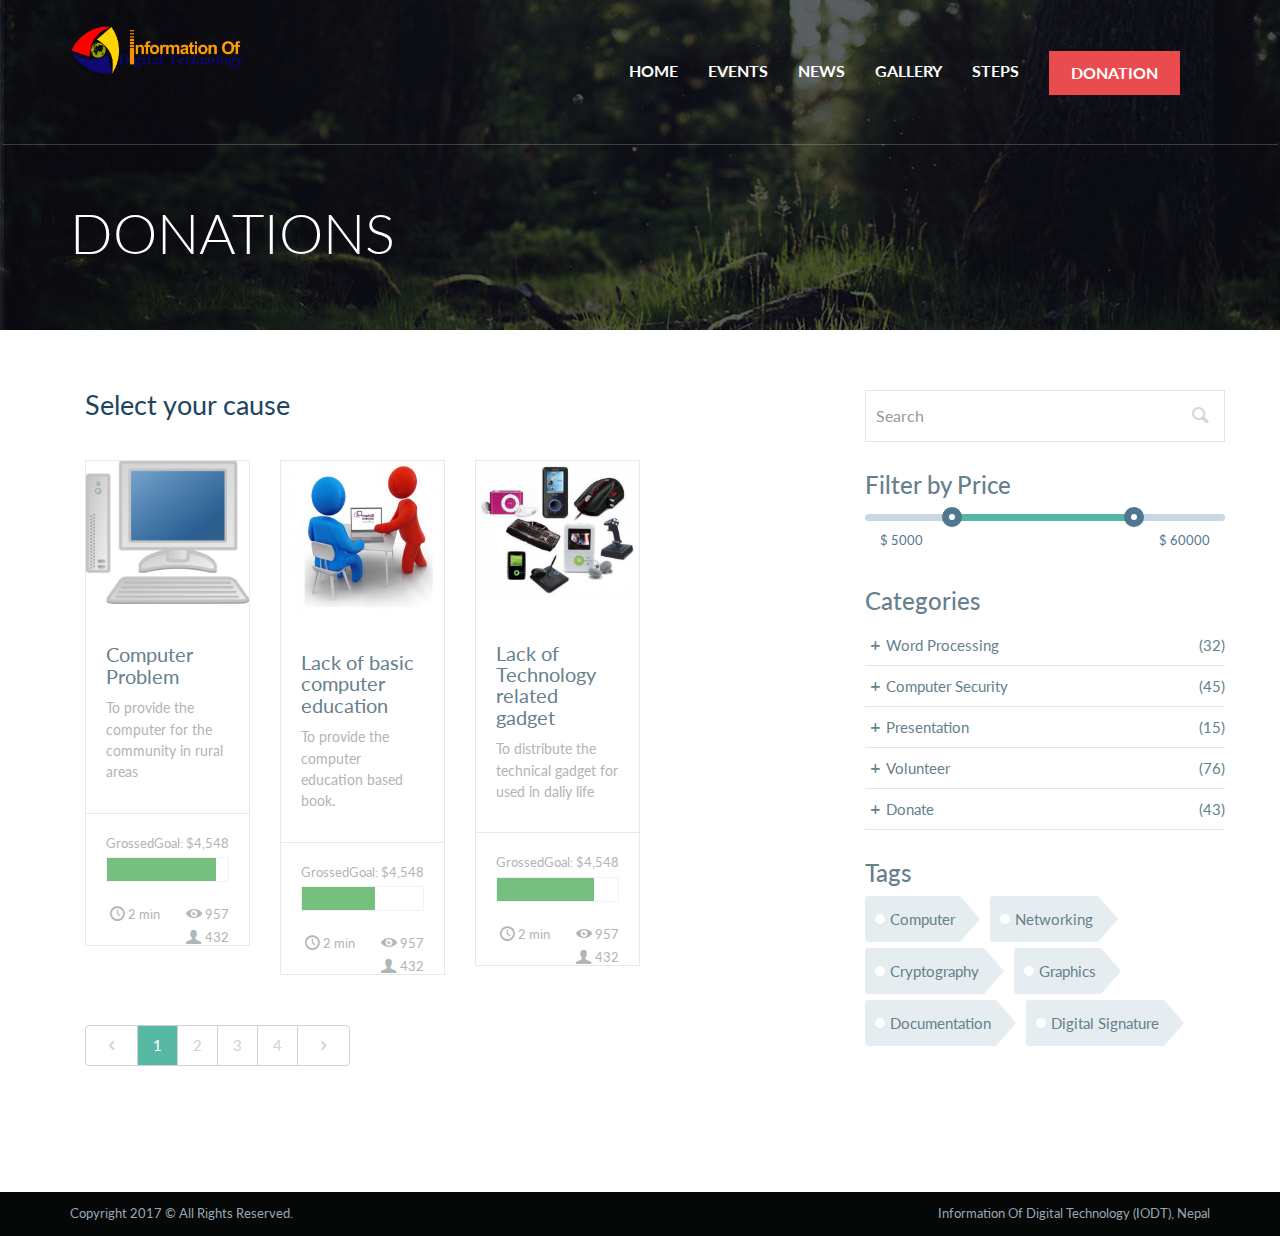
<file: donations.html>
<!DOCTYPE html>
<html lang="en">
<head>
	<!-- Define Charset -->
	<meta charset="utf-8"/>
	<meta http-equiv="X-UA-Compatible" content="IE=edge">
	<meta name="viewport" content="width=device-width, initial-scale=1">

	<!-- Page Title -->
	<title>Donation Gallery - IODT Nepal, Information Technology for all</title>

	<!-- CSS -->
	<link rel="stylesheet" href="css/vendors/bootstrap.min.css">

	<!-- Font icons -->
	<link rel="stylesheet" href="css/vendors/fontello.css" >
	<!--[if IE 7]>
	<link rel="stylesheet" href="css/fontello-ie7.css" ><![endif]-->

	<!-- Owl Carousel -->
	<link rel="stylesheet" href="js/vendors/owl-carousel/owl.carousel.css">
	<link rel="stylesheet" href="js/vendors/owl-carousel/owl.theme.css">

	<!-- Fancybox -->
	<link rel="stylesheet" href="js/vendors/fancybox/jquery.fancybox.css" />

	<!-- Slider Revolution -->
	<link rel="stylesheet" href="js/vendors/revolution/css/settings.css">

	<!-- Custom CSS -->
	<link rel="stylesheet" href="css/styles.css" />

	<!-- Custom Media-Queties -->
	<link rel="stylesheet" href="css/media-queries.css" />

	<!-- HTML5 shim, for IE6-8 support of HTML5 elements -->
	<!--[if lt IE 9]>
		<script src="http://html5shim.googlecode.com/svn/trunk/html5.js"></script>
	<![endif]-->

	<!-- Media queries -->
	<!--[if lt IE 9]>
		<script src="http://css3-mediaqueries-js.googlecode.com/svn/trunk/css3-mediaqueries.js"></script>
	<![endif]-->
</head>
<body>

	<!-- begin Header -->
	<header id="home">
		<!-- begin Navbar -->
		<nav class="navbar">
		<div class="container">
			<!-- Brand and toggle get grouped for better mobile display -->
			<div class="navbar-header">
				<button type="button" class="navbar-toggle" data-toggle="collapse" data-target=".navbar-collapse">
					<span class="sr-only">Toggle navigation</span>
					<span class="icon-bar"></span>
					<span class="icon-bar"></span>
					<span class="icon-bar"></span>
				</button>
				<a class="navbar-brand" href="/"><img src="img/logo.png" alt="//"></a>
			</div>

			<!-- Collect the nav links, forms, and other content for toggling -->
			<div class="collapse navbar-collapse">
				<ul class="nav navbar-nav menu-effect">
					<li><a href="/">Home</a></li>
					<li><a href="#">Events</a></li>
					<li><a href="#">News</a></li>
					<li><a href="donations.html">Gallery</a></li>
					<li><a href="donations_steps.html">Steps</a></li>
					<li><a class="btn btn-donation" href="donations_single.html">Donation</a></li>
				</ul>
			</div><!--/.nav-collapse -->
		</div>
		</nav>




		<div class="container">
			<h1>Donations</h1>
		</div>

	</header>
	<!-- end Header -->

	<!-- begin Content -->
	<section >
	<div class="container">



	<!-- begin Donate Now -->
	<article class="donations">
	<div class="container">

	<div class="row">
	<div class="col-md-8">
		<h3>Select your cause</h3>

		<div class="row">
				<div class="col-md-3 col-sm-6">
					<a href="#" class="donation-item">
						<figure><img src="img/donations/don-1.jpeg" alt="//"></figure>
						<div class="content">
							<h4>Computer Problem</h4>
							<p>To provide the computer for the community in rural areas</p>
						</div>
						<div class="foot">
							<span class="goal">Goal: $4,548</span>
							<span class="grossed">Grossed</span>
							<div class="progress">
								<div class="progress-bar" title="$2.200" role="progressbar" style="width: 90%;"><span class="sr-only">90% Complete</span></div>
							</div>
							<span class="views"><i class="icon-eye"></i>957</span>
							<span class="people"><i class="icon-user"></i>432</span>
							<span class="time"><i class="icon-clock"></i>2 min</span>
						</div>
					</a>
				</div>
				<div class="col-md-3 col-sm-6">
					<a href="#" class="donation-item">
						<figure><img src="img/donations/don-2.jpeg" alt="//"></figure>
						<div class="content">
							<h4>Lack of basic computer education</h4>
							<p>To provide the computer education based book.</p>
						</div>
						<div class="foot">
							<span class="goal">Goal: $4,548</span>
							<span class="grossed">Grossed</span>
							<div class="progress">
								<div class="progress-bar" title="$2.200" role="progressbar" style="width: 60%;"><span class="sr-only">60% Complete</span></div>
							</div>
							<span class="views"><i class="icon-eye"></i>957</span>
							<span class="people"><i class="icon-user"></i>432</span>
							<span class="time"><i class="icon-clock"></i>2 min</span>
						</div>
					</a>
				</div>
				<div class="col-md-3 col-sm-6">
					<a href="#" class="donation-item">
						<figure><img src="img/donations/don-3.jpeg" alt="//"></figure>
						<div class="content">
							<h4>Lack of Technology related gadget</h4>
							<p>To distribute the technical gadget for used in daliy life </p>
						</div>
						<div class="foot">
							<span class="goal">Goal: $4,548</span>
							<span class="grossed">Grossed</span>
							<div class="progress">
								<div class="progress-bar" title="$2.200" role="progressbar" style="width: 80%;"><span class="sr-only">80% Complete</span></div>
							</div>
							<span class="views"><i class="icon-eye"></i>957</span>
							<span class="people"><i class="icon-user"></i>432</span>
							<span class="time"><i class="icon-clock"></i>2 min</span>
						</div>
					</a>
				</div>


		</div>

		<div class="clearfix"></div>
		<ul class="pagination">
			<li><a href="#"><i class="icon-left-open"></i></a></li>
			<li class="active"><a href="#">1</a></li>
			<li><a href="#">2</a></li>
			<li><a href="#">3</a></li>
			<li><a href="#">4</a></li>
			<li><a href="#"><i class="icon-right-open"></i></a></li>
		</ul>


	</div>
	<div class="col-md-4 sidebar">
		<form action="#">
		<div class="form-group">
			<label for="search" class="sr-only">Search</label>
			<i class="icon-search"><input type="text" class="form-control" id="search" placeholder="Search" /></i>
		</div>
	</form>

	<h4>Filter by Price</h4>
	<div class="slider-range" id="slider-price">
		<input type="text" class="input_range min sr-only" value="5000">
		<input type="text" class="input_range max sr-only" value="60000">

		<div class="slider"></div>

		<span class="span_range min">$ 5000</span>
		<span class="span_range max">$ 60000</span>

	</div>


	<h4>Categories</h4>
	<ul class="categories">
		<li><a href="#"><i class="icon-plus"></i>Word Processing<span class="pull-right">(32)</span></a></li>
		<li><a href="#"><i class="icon-plus"></i>Computer Security<span class="pull-right">(45)</span></a></li>
		<li><a href="#"><i class="icon-plus"></i>Presentation<span class="pull-right">(15)</span></a></li>
		<li><a href="#"><i class="icon-plus"></i>Volunteer<span class="pull-right">(76)</span></a></li>
		<li><a href="#"><i class="icon-plus"></i>Donate<span class="pull-right">(43)</span></a></li>
	</ul>

	<h4>Tags</h4>
	<ul class="tags">
		<li><a href="#">Computer</a></li>
		<li><a href="#">Networking</a></li>
		<li><a href="#">Cryptography</a></li>
		<li><a href="#">Graphics</a></li>
		<li><a href="#">Documentation</a></li>
		<li><a href="#">Digital Signature</a></li>
	</ul>
	</div>

	</div>
	</div>
	</article>
	<!-- end Donate Now -->

	</div>
	</section>
	<!-- end Content -->

	<!-- begin Footer -->
	<footer class="footer-home">
		<div class="container">
			<p class="copy">Copyright 2017 &copy; All Rights Reserved.</p>
			<p class="address">Information Of Digital Technology (IODT), Nepal</p>
		</div>
	</footer>
	<!-- end Footer -->




	<!-- ******************************************************************** -->
	<!-- ************************* Javascript Files ************************* -->

		<!-- jQuery -->
		<script src="js/vendors/jquery/jquery-1.11.1.min.js"></script>

		<!-- Respond.js media queries for IE8 -->
		<script src="js/vendors/respond.min.js"></script>

		<!-- Bootstrap-->
		<script src="js/vendors/bootstrap.min.js" ></script>

		<!-- Owl Carousel -->
		<script src="js/vendors/owl-carousel/owl.carousel.js"></script>

		<!-- Fancybox -->
		<script src="js/vendors/fancybox/jquery.fancybox.js" ></script>

		<!-- Slider Revolution -->
		<script src="js/vendors/revolution/js/jquery.themepunch.plugins.min.js"></script>
		<script src="js/vendors/revolution/js/jquery.themepunch.revolution.min.js"></script>

		<!-- Placeholder.js -->
		<!--[if lte IE 9]> <script src="js/vendors/placeholder.js" ></script> <script>Placeholder.init();</script> <![endif]-->

		<!-- Gmaps -->
		<script src="http://maps.google.com/maps/api/js?sensor=true" ></script>
		<script src="js/vendors/gmaps.js" ></script>

		<script src="js/vendors/bootstrap-slider.js" ></script>
		<script src="js/vendors/jquery/jquery.nav.js" ></script>

		<!-- Custom -->
		<script src="js/script.js"></script>

	<!-- *********************** End Javascript Files *********************** -->
	<!-- ******************************************************************** -->


</body>
</html>
</file>
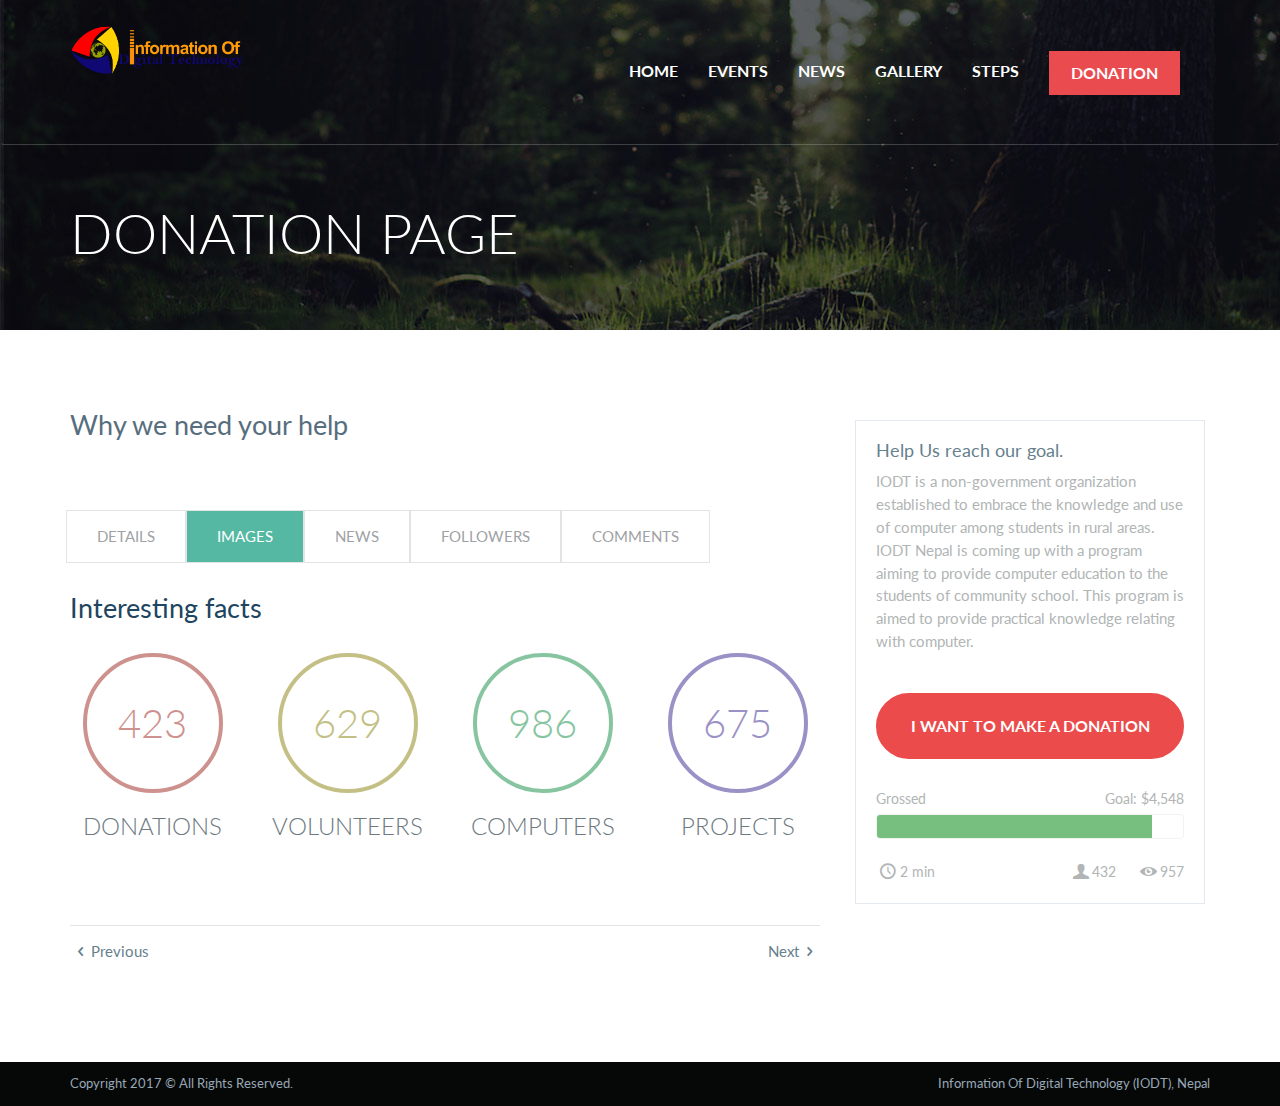
<file: donations_single.html>
<!DOCTYPE html>
<html lang="en">
<head>
	<!-- Define Charset -->
	<meta charset="utf-8"/>
	<meta http-equiv="X-UA-Compatible" content="IE=edge">
	<meta name="viewport" content="width=device-width, initial-scale=1">

	<!-- Page Title -->
	<title>Donation Page - IODT Nepal, Information Technology for all </title>

	<!-- CSS -->
	<link rel="stylesheet" href="css/vendors/bootstrap.min.css">

	<!-- Font icons -->
	<link rel="stylesheet" href="css/vendors/fontello.css" >
	<!--[if IE 7]>
	<link rel="stylesheet" href="css/fontello-ie7.css" ><![endif]-->

	<!-- Owl Carousel -->
	<link rel="stylesheet" href="js/vendors/owl-carousel/owl.carousel.css">
	<link rel="stylesheet" href="js/vendors/owl-carousel/owl.theme.css">

	<!-- Fancybox -->
	<link rel="stylesheet" href="js/vendors/fancybox/jquery.fancybox.css" />

	<!-- Slider Revolution -->
	<link rel="stylesheet" href="js/vendors/revolution/css/settings.css">

	<!-- Custom CSS -->
	<link rel="stylesheet" href="css/styles.css" />

	<!-- Custom Media-Queties -->
	<link rel="stylesheet" href="css/media-queries.css" />

	<!-- HTML5 shim, for IE6-8 support of HTML5 elements -->
	<!--[if lt IE 9]>
		<script src="http://html5shim.googlecode.com/svn/trunk/html5.js"></script>
	<![endif]-->

	<!-- Media queries -->
	<!--[if lt IE 9]>
		<script src="http://css3-mediaqueries-js.googlecode.com/svn/trunk/css3-mediaqueries.js"></script>
	<![endif]-->
</head>
<body>

	<!-- begin Header -->
	<header id="home">
		<!-- begin Navbar -->
		<nav class="navbar">
		<div class="container">
			<!-- Brand and toggle get grouped for better mobile display -->
			<div class="navbar-header">
				<button type="button" class="navbar-toggle" data-toggle="collapse" data-target=".navbar-collapse">
					<span class="sr-only">Toggle navigation</span>
					<span class="icon-bar"></span>
					<span class="icon-bar"></span>
					<span class="icon-bar"></span>
				</button>
				<a class="navbar-brand" href="/"><img src="img/logo.png" alt="//"></a>
			</div>

			<!-- Collect the nav links, forms, and other content for toggling -->
			<div class="collapse navbar-collapse">
				<ul class="nav navbar-nav menu-effect">
					<li><a href="/">Home</a></li>
					<li><a href="#">Events</a></li>
					<li><a href="#">News</a></li>
					<li><a href="donations.html">Gallery</a></li>
					<li><a href="donations_steps.html">Steps</a></li>
					<li><a class="btn btn-donation" href="donations_single.html">Donation</a></li>

				</ul>
			</div><!--/.nav-collapse -->
		</div>
		</nav>




		<div class="container">
			<h1>Donation Page</h1>
		</div>

	</header>
	<!-- end Header -->

	<!-- begin Content -->
	<section >
	<div class="container">


	<!-- begin Our News-->
	<div class="row">
	<div class="col-md-8">
		<article class="donations">
			<h2>Why we need your help</h2>

			<!-- Nav tabs -->
			<ul class="nav nav-tabs tabs-horizontal" role="tablist">
				<li><a href="#details" role="tab" data-toggle="tab">Details</a></li>
				<li class="active"><a href="#profile" role="tab" data-toggle="tab">Images</a></li>
				<li><a href="#messages" role="tab" data-toggle="tab">News</a></li>
				<li><a href="#settings" role="tab" data-toggle="tab">Followers</a></li>
				<li><a href="#comments" role="tab" data-toggle="tab">Comments</a></li>
			</ul>

			<!-- Tab panes - ->
			<div class="tab-content">
			<div class="tab-pane" id="details">
				<figure><img src="img/news/main.jpg" alt="//"></figure>
				<div class="row">
				<div class="col-md-6">
					<p>Lorem ipsum dolor sit amet, consectetur adipisicing elit. Autem eos quasi distinctio impedit, voluptatum explicabo! Sequi minima ad magni hic tempora nisi iure quidem provident voluptatum et maiores consequuntur esse sit beatae exercitationem consequatur pariatur deleniti harum omnis a, nobis aspernatur non fugiat voluptatibus! Perferendis facilis quae neque consequatur, ratione deleniti alias cupiditate .</p>
				</div>
				<div class="col-md-6">

					<p><em><strong>Sweet Animals</strong></em></p>
					<div class="progress">
						<div class="progress-bar color1" role="progressbar" aria-valuenow="98" aria-valuemin="0" aria-valuemax="100" style="width: 98%;">
							<span class="sr-only">98% Complete</span>
						</div>
					</div>

					<p><em><strong>Alaska</strong></em></p>
					<div class="progress">
						<div class="progress-bar color2" role="progressbar" aria-valuenow="80" aria-valuemin="0" aria-valuemax="100" style="width: 80%;">
							<span class="sr-only">80% Complete</span>
						</div>
					</div>

					<p><em><strong>Africa Work</strong></em></p>
					<div class="progress">
						<div class="progress-bar color3" role="progressbar" aria-valuenow="90" aria-valuemin="0" aria-valuemax="100" style="width: 90%;">
							<span class="sr-only">90% Complete</span>
						</div>
					</div>

					<p><em><strong>Renewable Energy</strong></em></p>
					<div class="progress">
						<div class="progress-bar color4" role="progressbar" aria-valuenow="85" aria-valuemin="0" aria-valuemax="100" style="width: 85%;">
							<span class="sr-only">85% Complete</span>
						</div>
					</div>
				</div>
				</div>
			</div>
			<div class="tab-pane active" id="profile">
				<div class="row">
					<div class="col-md-6"><figure><img src="img/news/main.jpg" alt="//"></figure></div>
					<div class="col-md-6"><figure><img src="img/news/main.jpg" alt="//"></figure></div>
				</div>
			</div>
			<div class="tab-pane" id="messages">
				<p>Lorem ipsum dolor sit amet, consectetur adipisicing elit. Et harum veniam adipisci minima velit fugit laborum similique necessitatibus repellat aliquam quasi repudiandae alias facere, qui animi vero nobis esse quo.</p>
				<p>Lorem ipsum dolor sit amet, consectetur adipisicing elit. Dolore a amet ducimus enim repudiandae qui, et minus voluptatum tenetur porro minima! Earum non adipisci beatae ullam natus aliquid illo, fuga voluptate ratione. Alias cupiditate nam maxime non aliquam! In doloribus minus amet assumenda, sit ex eos? Mollitia illo iusto laborum.</p>
			</div>
			<div class="tab-pane" id="settings">
				<ul>
					<li>Lorem ipsum dolor sit amet, consectetur adipisicing elit. Hic, iure.</li>
					<li>Numquam voluptates suscipit delectus qui sit eaque eos cum ullam!</li>
					<li>Repellat blanditiis nemo natus vel eius, eveniet ex omnis repudiandae?</li>
					<li>Ut recusandae labore et sunt, eos fugit sequi aspernatur sit.</li>
					<li>Saepe quia dignissimos nemo aliquam eos, autem vitae atque, eum?</li>
					<li>Id quas dolorem alias, voluptate suscipit dolor esse cupiditate ad.</li>
					<li>Totam repudiandae et aliquam non quidem deserunt assumenda ipsam nobis.</li>
					<li>Inventore ab, nihil laudantium, animi dolores blanditiis delectus maxime asperiores.</li>
					<li>Voluptatum rem voluptatibus cupiditate perspiciatis? Autem nostrum iusto animi iste.</li>
					<li>Odit voluptatem corporis totam accusamus tempora blanditiis quia dolores, quasi.</li>
				</ul>
			</div>
			<div class="tab-pane comments" id="comments">
				<div class="comment">
					<div class="links">1 day ago | <a href="#">Report</a> | <a href="#">Reply</a></div>
					<figure><img src="img/people/comment-1.jpg" alt="//"></figure>
					<h5>Administrator</h5>
					<p>Lorem ipsum dolor sit amet, consectetur adipisicing elit. Ut delectus eveniet quam soluta dignissimos amet laborum deserunt voluptatem sit est dolorum cum facere, laudantium placeat fugiat vero impedit officiis labore!</p>
				</div>
				<div class="comment">
					<div class="links">1 day ago | <a href="#">Report</a> | <a href="#">Reply</a></div>
					<figure><img src="img/people/comment-2.jpg" alt="//"></figure>
					<h5>Administrator</h5>
					<p>Lorem ipsum dolor sit amet, consectetur adipisicing elit. Ut delectus eveniet quam soluta dignissimos amet laborum deserunt voluptatem sit est dolorum cum facere, laudantium placeat fugiat vero impedit officiis labore!</p>
				</div>
			</div>
			</div-->

			<h3>Interesting facts</h3>
			<div class="row facts">
				<div class="col-md-3 col-sm-6 facts-item">
					<span class="color1">423</span>
					<h5>Donations</h5>
				</div>
				<div class="col-md-3 col-sm-6 facts-item">
					<span class="color2">629</span>
					<h5>Volunteers</h5>
				</div>
				<div class="col-md-3 col-sm-6 facts-item">
					<span class="color3">986</span>
					<h5>Computers</h5>
				</div>
				<div class="col-md-3 col-sm-6 facts-item">
					<span class="color4">675</span>
					<h5>Projects</h5>
				</div>
			</div>
		</article>

		<article class="prev-next">
			<a href="#" class="prev"><i class="icon-left-open"></i>Previous</a>
			<a href="#" class="next">Next<i class="icon-right-open"></i></a>
		</article>

	</div>


	<div class="col-md-4">
		<div class="donation-item resume">
			<h4>Help Us reach our goal.</h4>
			<p>IODT is a non-government organization established to embrace the knowledge and use of computer among students in rural areas. IODT Nepal is coming up with a program aiming to provide computer education to the students of community school. This program is aimed to provide practical knowledge relating with computer.</p>
			<a href="donations_steps.html" class="btn btn-make-donation">I want to make a donation</a>
			<div class="foot">
				<span class="goal">Goal: $4,548</span>
				<span class="grossed">Grossed</span>
				<div class="progress">
					<div class="progress-bar" title="$2.200" role="progressbar" style="width: 90%;"><span class="sr-only">90% Complete</span></div>
				</div>
				<span class="views"><i class="icon-eye"></i>957</span>
				<span class="people"><i class="icon-user"></i>432</span>
				<span class="time"><i class="icon-clock"></i>2 min</span>
			</div>
		</div>
	</div>
	</div>
	<!-- end Our News-->

	</div>
	</section>
	<!-- end Content -->

	<!-- begin Footer -->
	<footer class="footer-home">
		<div class="container">
			<p class="copy">Copyright 2017 &copy; All Rights Reserved.</p>
			<p class="address">Information Of Digital Technology (IODT), Nepal</p>
		</div>
	</footer>
	<!-- end Footer -->






	<!-- ******************************************************************** -->
	<!-- ************************* Javascript Files ************************* -->

		<!-- jQuery -->
		<script src="js/vendors/jquery/jquery-1.11.1.min.js"></script>

		<!-- Respond.js media queries for IE8 -->
		<script src="js/vendors/respond.min.js"></script>

		<!-- Bootstrap-->
		<script src="js/vendors/bootstrap.min.js" ></script>

		<!-- Owl Carousel -->
		<script src="js/vendors/owl-carousel/owl.carousel.js"></script>

		<!-- Fancybox -->
		<script src="js/vendors/fancybox/jquery.fancybox.js" ></script>

		<!-- Slider Revolution -->
		<script src="js/vendors/revolution/js/jquery.themepunch.plugins.min.js"></script>
		<script src="js/vendors/revolution/js/jquery.themepunch.revolution.min.js"></script>

		<!-- Placeholder.js -->
		<!--[if lte IE 9]> <script src="js/vendors/placeholder.js" ></script> <script>Placeholder.init();</script> <![endif]-->

		<!-- Gmaps -->
		<script src="http://maps.google.com/maps/api/js?sensor=true" ></script>
		<script src="js/vendors/gmaps.js" ></script>

		<script src="js/vendors/bootstrap-slider.js" ></script>
		<script src="js/vendors/jquery/jquery.nav.js" ></script>

		<!-- Custom -->
		<script src="js/script.js"></script>

	<!-- *********************** End Javascript Files *********************** -->
	<!-- ******************************************************************** -->


</body>
</html>
</file>
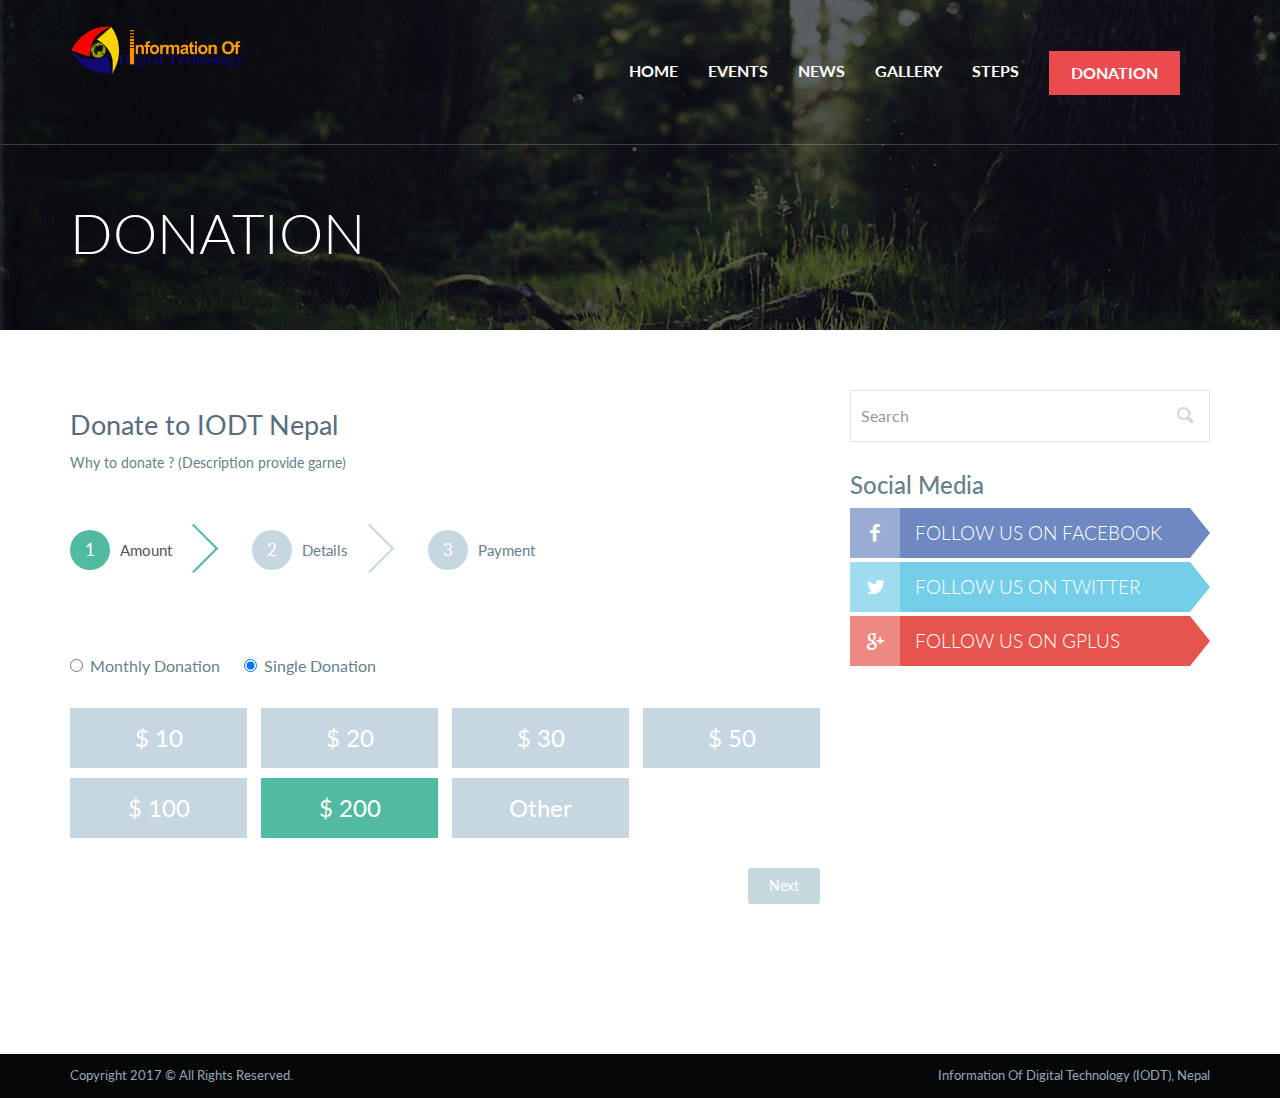
<file: donations_steps.html>
<!DOCTYPE html>
<html lang="en">

<head>
	<!-- Define Charset -->
	<meta charset="utf-8"/>
	<meta http-equiv="X-UA-Compatible" content="IE=edge">
	<meta name="viewport" content="width=device-width, initial-scale=1">

	<!-- Page Title -->
	<title>Donation - IODT Nepal, Information Technology for all </title>

	<!-- CSS -->
	<link rel="stylesheet" href="css/vendors/bootstrap.min.css">

	<!-- Font icons -->
	<link rel="stylesheet" href="css/vendors/fontello.css" >
	<!--[if IE 7]>
	<link rel="stylesheet" href="css/fontello-ie7.css" ><![endif]-->

	<!-- Owl Carousel -->
	<link rel="stylesheet" href="js/vendors/owl-carousel/owl.carousel.css">
	<link rel="stylesheet" href="js/vendors/owl-carousel/owl.theme.css">

	<!-- Fancybox -->
	<link rel="stylesheet" href="js/vendors/fancybox/jquery.fancybox.css" />

	<!-- Slider Revolution -->
	<link rel="stylesheet" href="js/vendors/revolution/css/settings.css">

	<!-- Custom CSS -->
	<link rel="stylesheet" href="css/styles.css" />

	<!-- Custom Media-Queties -->
	<link rel="stylesheet" href="css/media-queries.css" />

	<!-- HTML5 shim, for IE6-8 support of HTML5 elements -->
	<!--[if lt IE 9]>
		<script src="http://html5shim.googlecode.com/svn/trunk/html5.js"></script>
	<![endif]-->

	<!-- Media queries -->
	<!--[if lt IE 9]>
		<script src="http://css3-mediaqueries-js.googlecode.com/svn/trunk/css3-mediaqueries.js"></script>
	<![endif]-->
</head>
<body>

	<!-- begin Header -->
	<header id="home">
		<!-- begin Navbar -->
		<nav class="navbar">
		<div class="container">
			<!-- Brand and toggle get grouped for better mobile display -->
			<div class="navbar-header">
				<button type="button" class="navbar-toggle" data-toggle="collapse" data-target=".navbar-collapse">
					<span class="sr-only">Toggle navigation</span>
					<span class="icon-bar"></span>
					<span class="icon-bar"></span>
					<span class="icon-bar"></span>
				</button>
				<a class="navbar-brand" href="/"><img src="img/logo.png" alt="//"></a>
			</div>

			<!-- Collect the nav links, forms, and other content for toggling -->
			<div class="collapse navbar-collapse">
				<ul class="nav navbar-nav menu-effect">
					<li><a href="index.html">Home</a></li>
					<li><a href="#">Events</a></li>
					<li><a href="#">News</a></li>
					<li><a href="donations.html">Gallery</a></li>
					<li><a href="donations_steps.html">Steps</a></li>
					<li><a class="btn btn-donation" href="donations_single.html">Donation</a></li>
				</ul>
			</div><!--/.nav-collapse -->
		</div>
		</nav>




		<div class="container">
			<h1>Donation</h1>
		</div>

	</header>
	<!-- end Header -->

	<!-- begin Content -->
	<section>
		<div class="container">


		<!-- begin Our News-->
		<div class="row">
		<div class="col-md-8">
			<article class="donations donations-steps">
				<h2>Donate to IODT Nepal</h2>
				<p>Why to donate ? (Description provide garne)</p>

				<!-- Nav tabs -->
				<ul class="nav nav-tabs" role="tablist" id="donation-steps">
					<li class="active"><a href="#amount" role="tab" data-toggle="tab"><span>1</span>Amount</a></li>
					<li><a href="#profile" role="tab" data-toggle="tab"><span>2</span>Details</a></li>
					<li><a href="#messages" role="tab" data-toggle="tab"><span>3</span>Payment</a></li>
				</ul>

				<!-- Tab panes -->
				<form action="#">
				<div class="tab-content">
					<div class="tab-pane active" id="amount">

						<div class="recurring">
							<div class="radio">
								<label>
									<input type="radio" name="recurring" id="recurring1" value="monthly">
									Monthly Donation
								</label>
							</div>
							<div class="radio">
								<label>
									<input type="radio" name="recurring" id="recurring2" value="single" checked>
									Single Donation
								</label>
							</div>
						</div>

						<div class="amount">
							<div class="radio">
								<label>
									<input type="radio" name="amount" id="amount10" value="10">
									$ 10
								</label>
							</div>
							<div class="radio">
								<label>
									<input type="radio" name="amount" id="amount20" value="20">
									$ 20
								</label>
							</div>
							<div class="radio">
								<label>
									<input type="radio" name="amount" id="amount30" value="30">
									$ 30
								</label>
							</div>
							<div class="radio">
								<label>
									<input type="radio" name="amount" id="amount50" value="50">
									$ 50
								</label>
							</div>
							<div class="radio">
								<label>
									<input type="radio" name="amount" id="amount100" value="100">
									$ 100
								</label>
							</div>
							<div class="radio active">
								<label>
									<input type="radio" name="amount" id="amount200" value="200" checked>
									$ 200
								</label>
							</div>
							<div class="radio">
								<label>
									<input type="radio" name="amount" id="amountOther" value="other">
									Other
								</label>
							</div>
							<div class="form-group">
								<label for="amount-other" class="sr-only">Other Amount</label>
								<input type="text" class="form-control" value="500.00" id="amount-other">
							</div>
						</div>

						<a href="#profile" class="btn btn-read-more next btn-tab-action">Next</a>
						<div class="clearfix"></div>
					</div>

					<div class="tab-pane" id="profile">
						<h5>Personal Details Information</h5>

						<div class="form-group">
							<label for="fname" class="sr-only">First Name</label>
							<input type="text" class="form-control" id="fname" placeholder="First Name">
						</div>
						<div class="form-group">
							<label for="lname" class="sr-only">Last Name</label>
							<input type="text" class="form-control" id="lname" placeholder="Last Name">
						</div>
						<div class="form-group">
							<label for="address" class="sr-only">Address</label>
							<input type="text" class="form-control" id="address" placeholder="Address">
						</div>
						<div class="form-group">
							<label for="city" class="sr-only">City</label>
							<input type="text" class="form-control" id="city" placeholder="City">
						</div>
						<div class="form-group">
							<label for="postcode" class="sr-only">Postcode</label>
							<input type="text" class="form-control" id="postcode" placeholder="Postcode">
						</div>
						<div class="form-group">
							<label for="Country" class="sr-only">Country</label>
							<input type="text" class="form-control" id="Country" placeholder="Country">
						</div>
						<div class="form-group">
							<label for="email" class="sr-only">Email</label>
							<input type="email" class="form-control" id="email" placeholder="Email">
						</div>

						<a href="#amount" class="btn btn-read-more back btn-tab-action">Back</a>
						<a href="#messages" class="btn btn-read-more next btn-tab-action">Next</a>
						<div class="clearfix"></div>
					</div>

					<div class="tab-pane" id="messages">
						<h5>Payment Steps</h5>

						<div class="creditcard">
							<div class="radio">
								<label>
									<input type="radio" name="creditcard" id="creditcard1" value="visa">
									Visa
								</label>
							</div>
							<div class="radio">
								<label>
									<input type="radio" name="creditcard" id="creditcard2" value="mastercard" checked>
									MasterCard
								</label>
							</div>
							<div class="radio">
								<label>
									<input type="radio" name="creditcard" id="creditcard3" value="paypal">
									PayPal
								</label>
							</div>
						</div>

						<div class="form-group">
							<label for="cardnumber" class="sr-only">Card number</label>
							<input type="text" class="form-control" id="cardnumber" placeholder="Card number">
						</div>
						<div class="form-group">
							<label for="cvv" class="sr-only">CVV</label>
							<input type="text" class="form-control" id="cvv" placeholder="CVV">
						</div>
						<div class="form-group">
							<label for="cardholder-name" class="sr-only">Cardholder name</label>
							<input type="text" class="form-control" id="cardholder-name" placeholder="Cardholder name">
						</div>
						<p>You are generously donating $250</p>

						<a href="#profile" class="btn btn-read-more back btn-tab-action">Back</a>
						<div class="clearfix"></div>
					</div>
				</div>
				</form>
			</article>

		</div>
		<div class="col-md-4 sidebar">
			<form action="#">
			<div class="form-group">
				<label for="search" class="sr-only">Search</label>
				<i class="icon-search"><input type="text" class="form-control" id="search" placeholder="Search" /></i>
			</div>
		</form>

		<!--h4>Video</h4>
		<div class="yt-video">
			<iframe src="http://www.youtube.com/embed/ripzqRWjrRM?showinfo=0&amp;controls=0" allowfullscreen></iframe>
		</div-->

		<h4>Social Media</h4>
		<ul class="social">
			<li><a href="#" class="facebook"><i class="icon-facebook"></i>Follow us on Facebook</a></li>
			<li><a href="#" class="twitter"><i class="icon-twitter"></i>Follow us on Twitter</a></li>
			<li><a href="#" class="gplus"><i class="icon-gplus"></i>Follow us on GPlus</a></li>
		</ul>

		<!--h4>Flickr Widget</h4>
		<ul class="flickr-feed"></ul>
		</div>
		</div >
		<!-- end Our News-->


		</div>
	</section>
	<!-- end Content -->

	<!-- begin Footer -->
	<footer class="footer-home">
		<div class="container">
			<p class="copy">Copyright 2017 &copy; All Rights Reserved.</p>
			<p class="address">Information Of Digital Technology (IODT), Nepal</p>
		</div>
	</footer>
	<!-- end Footer -->




	<!-- ******************************************************************** -->
	<!-- ************************* Javascript Files ************************* -->

		<!-- jQuery -->
		<script src="js/vendors/jquery/jquery-1.11.1.min.js"></script>

		<!-- Respond.js media queries for IE8 -->
		<script src="js/vendors/respond.min.js"></script>

		<!-- Bootstrap-->
		<script src="js/vendors/bootstrap.min.js" ></script>

		<!-- Owl Carousel -->
		<script src="js/vendors/owl-carousel/owl.carousel.js"></script>

		<!-- Fancybox -->
		<script src="js/vendors/fancybox/jquery.fancybox.js" ></script>

		<!-- Slider Revolution -->
		<script src="js/vendors/revolution/js/jquery.themepunch.plugins.min.js"></script>
		<script src="js/vendors/revolution/js/jquery.themepunch.revolution.min.js"></script>

		<!-- Fleckr Feed -->
		<script src="js/vendors/jflickrfeed.js" ></script>

		<!-- Placeholder.js -->
		<!--[if lte IE 9]> <script src="js/vendors/placeholder.js" ></script> <script>Placeholder.init();</script> <![endif]-->

		<!-- Gmaps -->
		<script src="http://maps.google.com/maps/api/js?sensor=true" ></script>
		<script src="js/vendors/gmaps.js" ></script>

		<script src="js/vendors/bootstrap-slider.js" ></script>
		<script src="js/vendors/jquery/jquery.nav.js" ></script>

		<!-- Custom -->
		<script src="js/script.js"></script>

	<!-- *********************** End Javascript Files *********************** -->
	<!-- ******************************************************************** -->


</body>
</html>
</file>
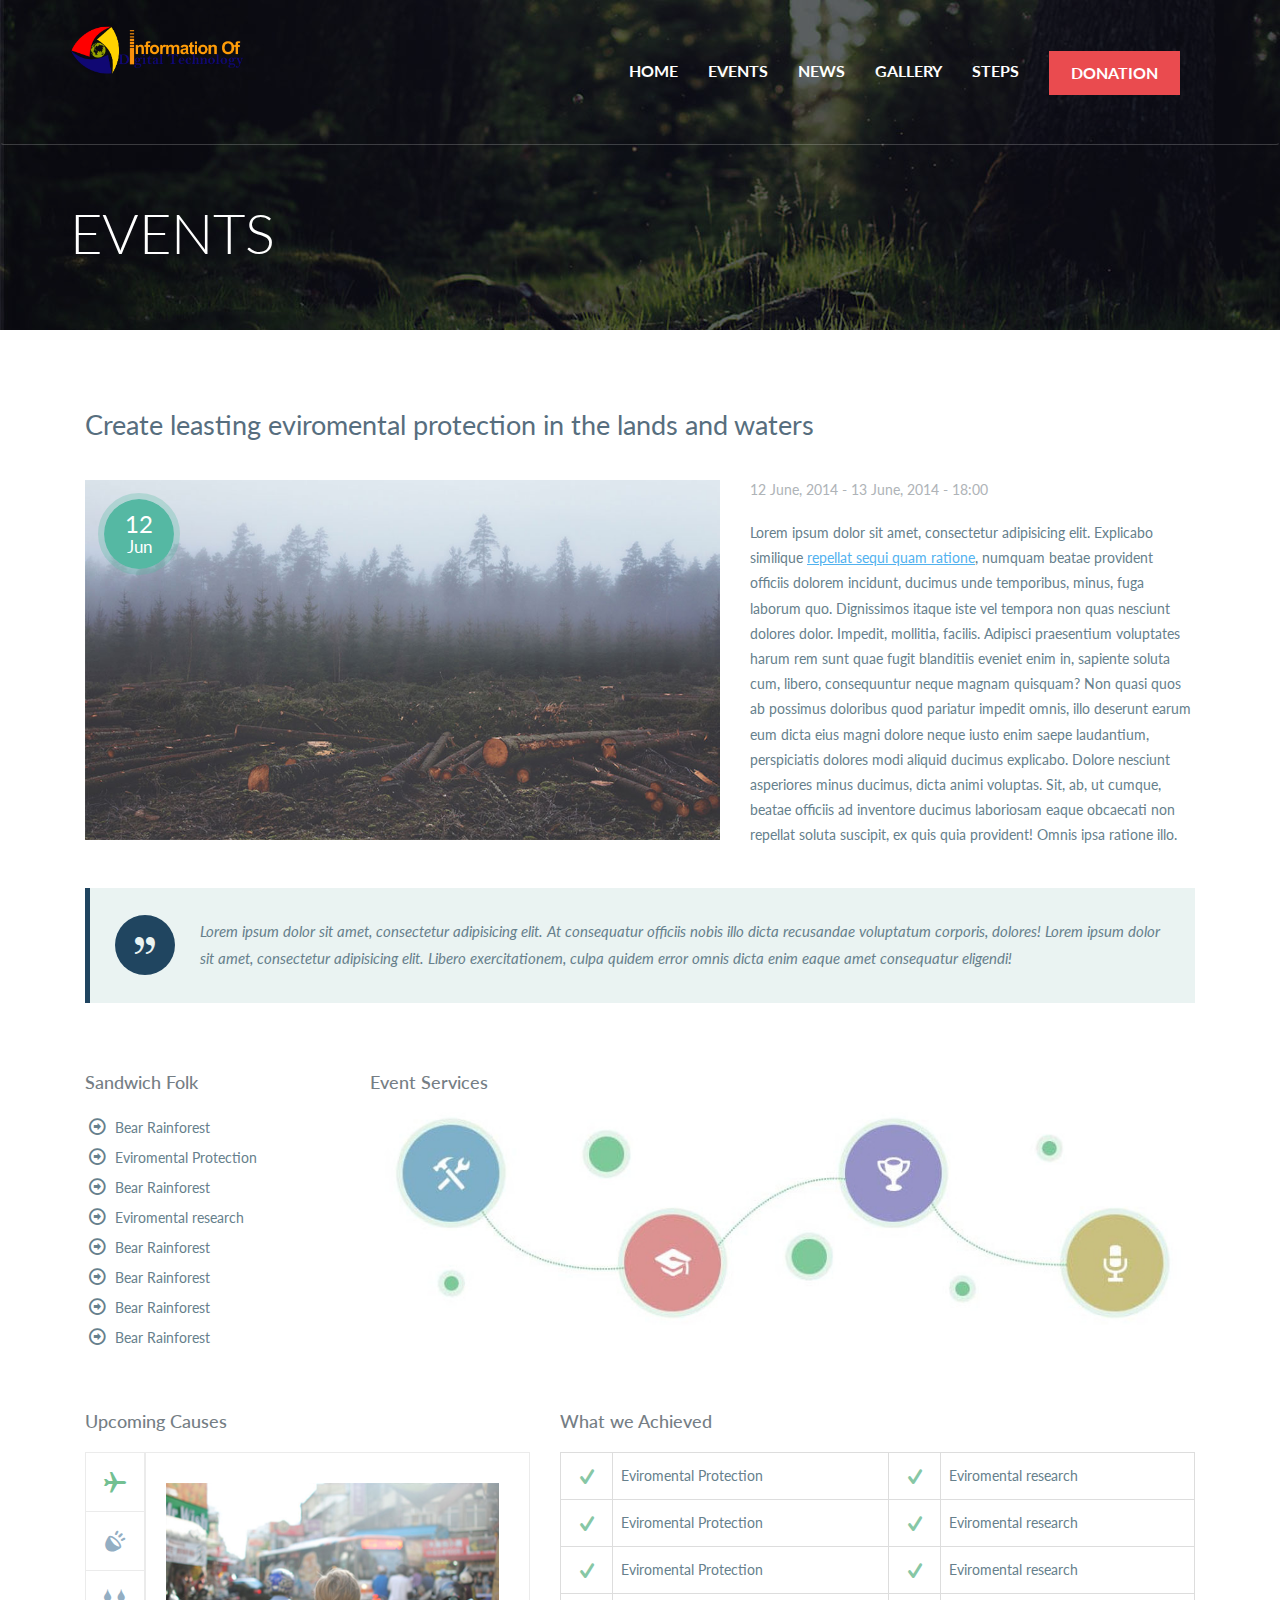
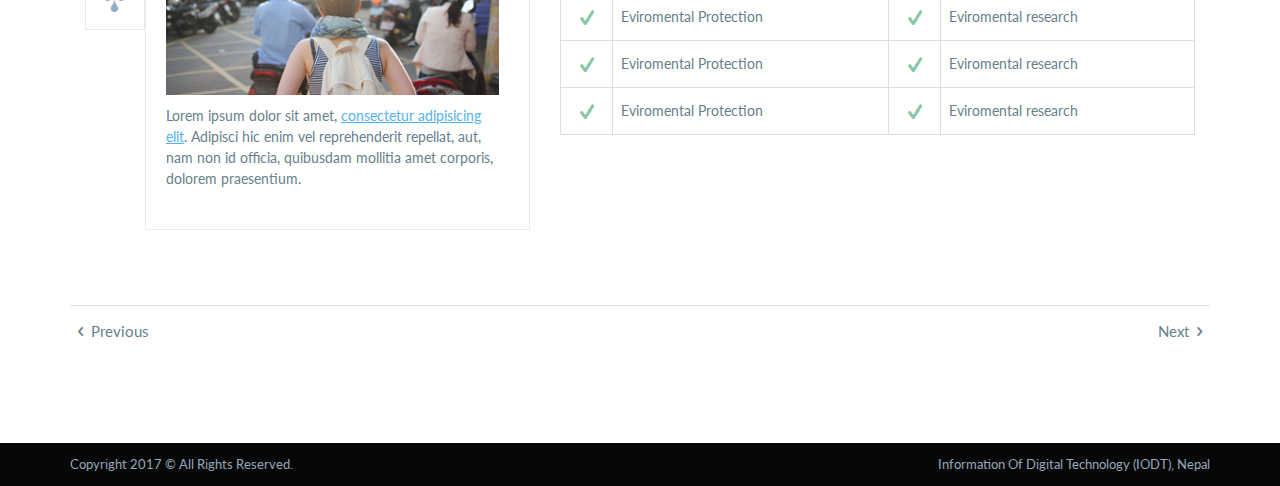
<file: events_single.html>
<!DOCTYPE html>
<html lang="en">
<head>
	<!-- Define Charset -->
	<meta charset="utf-8"/>
	<meta http-equiv="X-UA-Compatible" content="IE=edge">
	<meta name="viewport" content="width=device-width, initial-scale=1">

	<!-- Page Title -->
	<title>Single Event - IODT Nepal, Information Technology for all</title>

	<!-- CSS -->
	<link rel="stylesheet" href="css/vendors/bootstrap.min.css">

	<!-- Font icons -->
	<link rel="stylesheet" href="css/vendors/fontello.css" >
	<!--[if IE 7]>
	<link rel="stylesheet" href="css/fontello-ie7.css" ><![endif]-->

	<!-- Owl Carousel -->
	<link rel="stylesheet" href="js/vendors/owl-carousel/owl.carousel.css">
	<link rel="stylesheet" href="js/vendors/owl-carousel/owl.theme.css">

	<!-- Fancybox -->
	<link rel="stylesheet" href="js/vendors/fancybox/jquery.fancybox.css" />

	<!-- Slider Revolution -->
	<link rel="stylesheet" href="js/vendors/revolution/css/settings.css">

	<!-- Custom CSS -->
	<link rel="stylesheet" href="css/styles.css" />

	<!-- Custom Media-Queties -->
	<link rel="stylesheet" href="css/media-queries.css" />

	<!-- HTML5 shim, for IE6-8 support of HTML5 elements -->
	<!--[if lt IE 9]>
		<script src="http://html5shim.googlecode.com/svn/trunk/html5.js"></script>
	<![endif]-->

	<!-- Media queries -->
	<!--[if lt IE 9]>
		<script src="http://css3-mediaqueries-js.googlecode.com/svn/trunk/css3-mediaqueries.js"></script>
	<![endif]-->
</head>
<body>

	<!-- begin Header -->
	<header id="home">
		<!-- begin Navbar -->
		<nav class="navbar">
		<div class="container">
			<!-- Brand and toggle get grouped for better mobile display -->
			<div class="navbar-header">
				<button type="button" class="navbar-toggle" data-toggle="collapse" data-target=".navbar-collapse">
					<span class="sr-only">Toggle navigation</span>
					<span class="icon-bar"></span>
					<span class="icon-bar"></span>
					<span class="icon-bar"></span>
				</button>
				<a class="navbar-brand" href="/"><img src="img/logo.png" alt="//"></a>
			</div>

			<!-- Collect the nav links, forms, and other content for toggling -->
			<div class="collapse navbar-collapse">
				<ul class="nav navbar-nav menu-effect">
					<li><a href="/">Home</a></li>
					<li><a href="#">Events</a></li>
					<li><a href="#">News</a></li>
					<li><a href="donations.html">Gallery</a></li>
					<li><a href="donations_steps.html">Steps</a></li>
					<li><a class="btn btn-donation" href="donations_single.html">Donation</a></li>
				</ul>
			</div><!--/.nav-collapse -->
		</div>
		</nav>


		<div class="container">
			<h1>Events</h1>
		</div>

	</header>
	<!-- end Header -->

	<!-- begin Content -->
	<section >
		<div class="container">


		<!-- begin Our News-->
		<article class="events events-single">
			<div class="row">
			<div class="col-md-12">
				<h2>Create leasting eviromental protection in the lands and waters</h2>
			</div>
			</div>

			<div class="row">
			<div class="col-md-7">
				<figure>
					<span class="date"><span>12<em>Jun</em></span></span>
					<img src="img/events/single.jpg" alt="//">
				</figure>
			</div>
			<div class="col-md-5">
				<span class="subtitle">12 June, 2014 - 13 June, 2014 - 18:00</span>
				<p>Lorem ipsum dolor sit amet, consectetur adipisicing elit. Explicabo similique <a href="#">repellat sequi quam ratione</a>, numquam beatae provident officiis dolorem incidunt, ducimus unde temporibus, minus, fuga laborum quo. Dignissimos itaque iste vel tempora non quas nesciunt dolores dolor. Impedit, mollitia, facilis. Adipisci praesentium voluptates harum rem sunt quae fugit blanditiis eveniet enim in, sapiente soluta cum, libero, consequuntur neque magnam quisquam? Non quasi quos ab possimus doloribus quod pariatur impedit omnis, illo deserunt earum eum dicta eius magni dolore neque iusto enim saepe laudantium, perspiciatis dolores modi aliquid ducimus explicabo. Dolore nesciunt asperiores minus ducimus, dicta animi voluptas. Sit, ab, ut cumque, beatae officiis ad inventore ducimus laboriosam eaque obcaecati non repellat soluta suscipit, ex quis quia provident! Omnis ipsa ratione illo.</p>
			</div>
			</div>

			<div class="row">
			<div class="col-md-12">
				<blockquote>
					<i class="icon-quote"></i>
					<p>Lorem ipsum dolor sit amet, consectetur adipisicing elit. At consequatur officiis nobis illo dicta recusandae voluptatum corporis, dolores! Lorem ipsum dolor sit amet, consectetur adipisicing elit. Libero exercitationem, culpa quidem error omnis dicta enim eaque amet consequatur eligendi!</p>
				</blockquote>
			</div>
			</div>

			<div class="row">
				<div class="col-md-3">
					<h5>Sandwich Folk</h5>
					<ul class="list-arrow">
						<li><i class="icon-right-circled"></i>Bear Rainforest</li>
						<li><i class="icon-right-circled"></i>Eviromental Protection</li>
						<li><i class="icon-right-circled"></i>Bear Rainforest</li>
						<li><i class="icon-right-circled"></i>Eviromental research</li>
						<li><i class="icon-right-circled"></i>Bear Rainforest</li>
						<li><i class="icon-right-circled"></i>Bear Rainforest</li>
						<li><i class="icon-right-circled"></i>Bear Rainforest</li>
						<li><i class="icon-right-circled"></i>Bear Rainforest</li>
					</ul>
				</div>
				<div class="col-md-9">
					<h5>Event Services</h5>
					<figure><img src="img/events/services.jpg" alt="//"></figure>
				</div>
			</div>

			<div class="row">
				<div class="col-md-5">
					<h5>Upcoming Causes</h5>
					<div class="vertical-tabs">

					<ul class="nav nav-tabs" role="tablist">
						<li class="active"><a href="#trips" role="tab" data-toggle="tab"><i class="icon-flight"></i></a></li>
						<li><a href="#profile" role="tab" data-toggle="tab"><i class="icon-sound"></i></a></li>
						<li><a href="#messages" role="tab" data-toggle="tab"><i class="icon-water"></i></a></li>
					</ul>

					<div class="tab-content">
						<div class="tab-pane active" id="trips">
							<figure><img src="img/events/causes.jpg" alt="//"></figure>
							<p>Lorem ipsum dolor sit amet, <a href="#">consectetur adipisicing elit</a>. Adipisci hic enim vel reprehenderit repellat, aut, nam non id officia, quibusdam mollitia amet corporis, dolorem praesentium.</p>
						</div>
						<div class="tab-pane" id="profile">
							<figure><img src="img/events/causes02.jpg" alt="//"></figure>
							<p>Lorem ipsum dolor sit amet, <a href="#">consectetur adipisicing elit</a>. Adipisci hic enim vel reprehenderit repellat, aut, nam non id officia, quibusdam mollitia amet corporis, dolorem praesentium.</p>
						</div>
						<div class="tab-pane" id="messages">
							<figure><img src="img/events/causes03.jpg" alt="//"></figure>
							<p>Lorem ipsum dolor sit amet, <a href="#">consectetur adipisicing elit</a>. Adipisci hic enim vel reprehenderit repellat, aut, nam non id officia, quibusdam mollitia amet corporis, dolorem praesentium.</p>
						</div>
					</div>
					</div>
				</div>
				<div class="col-md-7">
					<h5>What we Achieved</h5>
					<table class="table table-bordered">
						<tr>
							<td><i class="icon-check"></i></td>
							<td>Eviromental Protection</td>
							<td><i class="icon-check"></i></td>
							<td>Eviromental research</td>
						</tr>
						<tr>
							<td><i class="icon-check"></i></td>
							<td>Eviromental Protection</td>
							<td><i class="icon-check"></i></td>
							<td>Eviromental research</td>
						</tr>
						<tr>
							<td><i class="icon-check"></i></td>
							<td>Eviromental Protection</td>
							<td><i class="icon-check"></i></td>
							<td>Eviromental research</td>
						</tr>
						<tr>
							<td><i class="icon-check"></i></td>
							<td>Eviromental Protection</td>
							<td><i class="icon-check"></i></td>
							<td>Eviromental research</td>
						</tr>
						<tr>
							<td><i class="icon-check"></i></td>
							<td>Eviromental Protection</td>
							<td><i class="icon-check"></i></td>
							<td>Eviromental research</td>
						</tr>
						<tr>
							<td><i class="icon-check"></i></td>
							<td>Eviromental Protection</td>
							<td><i class="icon-check"></i></td>
							<td>Eviromental research</td>
						</tr>
					</table>
				</div>
			</div>
			</article>
			<article class="prev-next">
				<a href="#" class="prev"><i class="icon-left-open"></i>Previous</a>
				<a href="#" class="next">Next<i class="icon-right-open"></i></a>
			</article>
		<!-- end Our News-->

		</div>
	</section>
	<!-- end Content -->

	<!-- begin Footer -->
	<footer class="footer-home">
		<div class="container">
			<p class="copy">Copyright 2017 &copy; All Rights Reserved.</p>
			<p class="address">Information Of Digital Technology (IODT), Nepal</p>
		</div>
	</footer>
	<!-- end Footer -->



	<!-- ******************************************************************** -->
	<!-- ************************* Javascript Files ************************* -->

		<!-- jQuery -->
		<script src="js/vendors/jquery/jquery-1.11.1.min.js"></script>

		<!-- Respond.js media queries for IE8 -->
		<script src="js/vendors/respond.min.js"></script>

		<!-- Bootstrap-->
		<script src="js/vendors/bootstrap.min.js" ></script>

		<!-- Owl Carousel -->
		<script src="js/vendors/owl-carousel/owl.carousel.js"></script>

		<!-- Fancybox -->
		<script src="js/vendors/fancybox/jquery.fancybox.js" ></script>

		<!-- Slider Revolution -->
		<script src="js/vendors/revolution/js/jquery.themepunch.plugins.min.js"></script>
		<script src="js/vendors/revolution/js/jquery.themepunch.revolution.min.js"></script>

		<!-- Placeholder.js -->
		<!--[if lte IE 9]> <script src="js/vendors/placeholder.js" ></script> <script>Placeholder.init();</script> <![endif]-->

		<!-- Gmaps -->
		<script src="http://maps.google.com/maps/api/js?sensor=true" ></script>
		<script src="js/vendors/gmaps.js" ></script>

		<script src="js/vendors/bootstrap-slider.js" ></script>
		<script src="js/vendors/jquery/jquery.nav.js" ></script>

		<!-- Custom -->
		<script src="js/script.js"></script>

	<!-- *********************** End Javascript Files *********************** -->
	<!-- ******************************************************************** -->


</body>
</html>
</file>
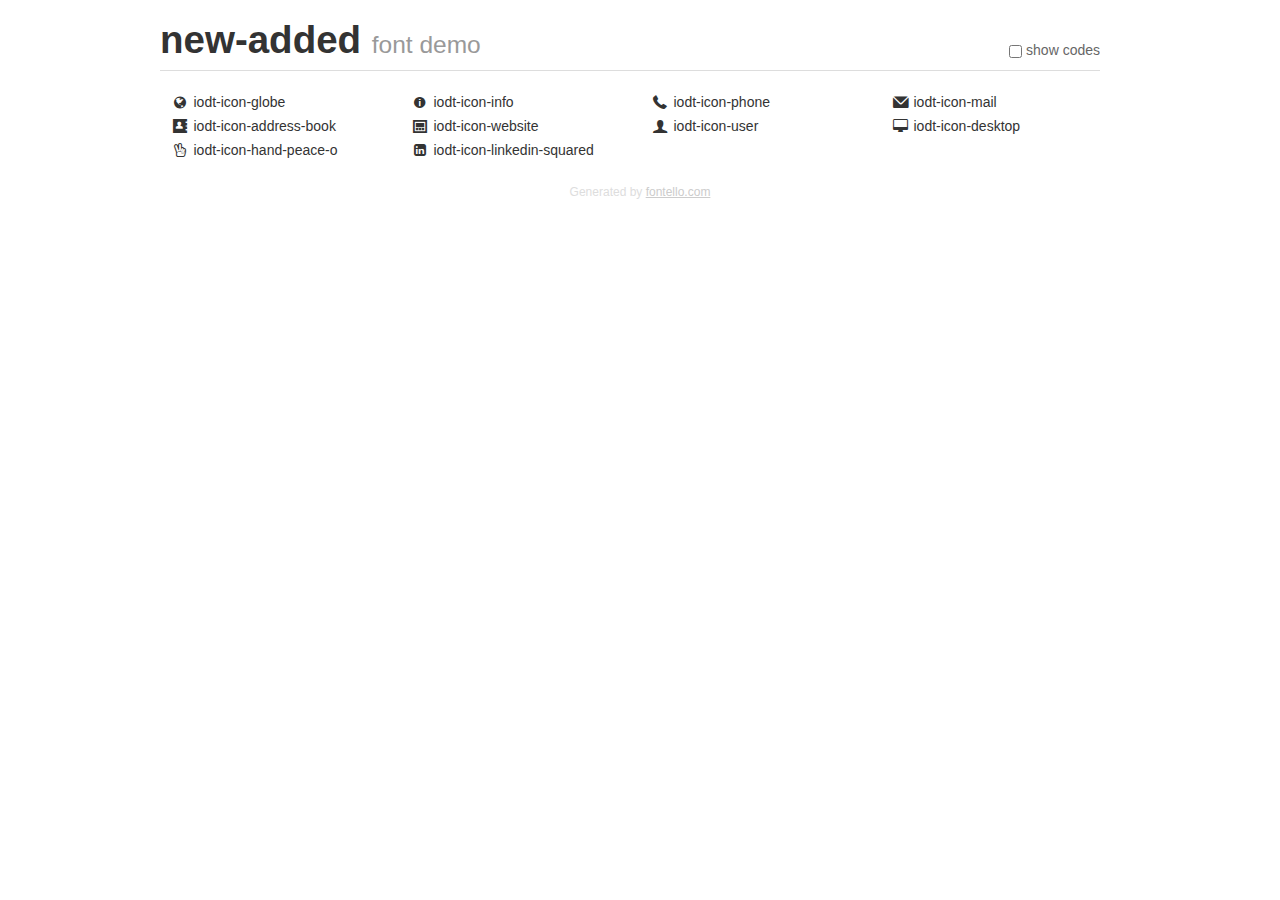
<file: css/font/fontello-cd92571c/demo.html>
<!DOCTYPE html>
<html>
  <head><!--[if lt IE 9]><script language="javascript" type="text/javascript" src="//html5shim.googlecode.com/svn/trunk/html5.js"></script><![endif]-->
    <meta charset="UTF-8"><style>/*
 * Bootstrap v2.2.1
 *
 * Copyright 2012 Twitter, Inc
 * Licensed under the Apache License v2.0
 * http://www.apache.org/licenses/LICENSE-2.0
 *
 * Designed and built with all the love in the world @twitter by @mdo and @fat.
 */
.clearfix {
  *zoom: 1;
}
.clearfix:before,
.clearfix:after {
  display: table;
  content: "";
  line-height: 0;
}
.clearfix:after {
  clear: both;
}
html {
  font-size: 100%;
  -webkit-text-size-adjust: 100%;
  -ms-text-size-adjust: 100%;
}
a:focus {
  outline: thin dotted #333;
  outline: 5px auto -webkit-focus-ring-color;
  outline-offset: -2px;
}
a:hover,
a:active {
  outline: 0;
}
button,
input,
select,
textarea {
  margin: 0;
  font-size: 100%;
  vertical-align: middle;
}
button,
input {
  *overflow: visible;
  line-height: normal;
}
button::-moz-focus-inner,
input::-moz-focus-inner {
  padding: 0;
  border: 0;
}
body {
  margin: 0;
  font-family: "Helvetica Neue", Helvetica, Arial, sans-serif;
  font-size: 14px;
  line-height: 20px;
  color: #333;
  background-color: #fff;
}
a {
  color: #08c;
  text-decoration: none;
}
a:hover {
  color: #005580;
  text-decoration: underline;
}
.row {
  margin-left: -20px;
  *zoom: 1;
}
.row:before,
.row:after {
  display: table;
  content: "";
  line-height: 0;
}
.row:after {
  clear: both;
}
[class*="span"] {
  float: left;
  min-height: 1px;
  margin-left: 20px;
}
.container,
.navbar-static-top .container,
.navbar-fixed-top .container,
.navbar-fixed-bottom .container {
  width: 940px;
}
.span12 {
  width: 940px;
}
.span11 {
  width: 860px;
}
.span10 {
  width: 780px;
}
.span9 {
  width: 700px;
}
.span8 {
  width: 620px;
}
.span7 {
  width: 540px;
}
.span6 {
  width: 460px;
}
.span5 {
  width: 380px;
}
.span4 {
  width: 300px;
}
.span3 {
  width: 220px;
}
.span2 {
  width: 140px;
}
.span1 {
  width: 60px;
}
[class*="span"].pull-right,
.row-fluid [class*="span"].pull-right {
  float: right;
}
.container {
  margin-right: auto;
  margin-left: auto;
  *zoom: 1;
}
.container:before,
.container:after {
  display: table;
  content: "";
  line-height: 0;
}
.container:after {
  clear: both;
}
p {
  margin: 0 0 10px;
}
.lead {
  margin-bottom: 20px;
  font-size: 21px;
  font-weight: 200;
  line-height: 30px;
}
small {
  font-size: 85%;
}
h1 {
  margin: 10px 0;
  font-family: inherit;
  font-weight: bold;
  line-height: 20px;
  color: inherit;
  text-rendering: optimizelegibility;
}
h1 small {
  font-weight: normal;
  line-height: 1;
  color: #999;
}
h1 {
  line-height: 40px;
}
h1 {
  font-size: 38.5px;
}
h1 small {
  font-size: 24.5px;
}
body {
  margin-top: 90px;
}
.header {
  position: fixed;
  top: 0;
  left: 50%;
  margin-left: -480px;
  background-color: #fff;
  border-bottom: 1px solid #ddd;
  padding-top: 10px;
  z-index: 10;
}
.footer {
  color: #ddd;
  font-size: 12px;
  text-align: center;
  margin-top: 20px;
}
.footer a {
  color: #ccc;
  text-decoration: underline;
}
.the-icons {
  font-size: 14px;
  line-height: 24px;
}
.switch {
  position: absolute;
  right: 0;
  bottom: 10px;
  color: #666;
}
.switch input {
  margin-right: 0.3em;
}
.codesOn .i-name {
  display: none;
}
.codesOn .i-code {
  display: inline;
}
.i-code {
  display: none;
}
@font-face {
      font-family: 'new-added';
      src: url('./font/new-added.eot?37565208');
      src: url('./font/new-added.eot?37565208#iefix') format('embedded-opentype'),
           url('./font/new-added.woff?37565208') format('woff'),
           url('./font/new-added.ttf?37565208') format('truetype'),
           url('./font/new-added.svg?37565208#new-added') format('svg');
      font-weight: normal;
      font-style: normal;
    }
     
     
    .demo-icon
    {
      font-family: "new-added";
      font-style: normal;
      font-weight: normal;
      speak: none;
     
      display: inline-block;
      text-decoration: inherit;
      width: 1em;
      margin-right: .2em;
      text-align: center;
      /* opacity: .8; */
     
      /* For safety - reset parent styles, that can break glyph codes*/
      font-variant: normal;
      text-transform: none;
     
      /* fix buttons height, for twitter bootstrap */
      line-height: 1em;
     
      /* Animation center compensation - margins should be symmetric */
      /* remove if not needed */
      margin-left: .2em;
     
      /* You can be more comfortable with increased icons size */
      /* font-size: 120%; */
     
      /* Font smoothing. That was taken from TWBS */
      -webkit-font-smoothing: antialiased;
      -moz-osx-font-smoothing: grayscale;
     
      /* Uncomment for 3D effect */
      /* text-shadow: 1px 1px 1px rgba(127, 127, 127, 0.3); */
    }
     </style>
    <link rel="stylesheet" href="css/animation.css"><!--[if IE 7]><link rel="stylesheet" href="css/new-added-ie7.css"><![endif]-->
    <script>
      function toggleCodes(on) {
        var obj = document.getElementById('icons');
      
        if (on) {
          obj.className += ' codesOn';
        } else {
          obj.className = obj.className.replace(' codesOn', '');
        }
      }
      
    </script>
  </head>
  <body>
    <div class="container header">
      <h1>
        new-added
         <small>font demo</small>
      </h1>
      <label class="switch">
        <input type="checkbox" onclick="toggleCodes(this.checked)">show codes
      </label>
    </div>
    <div id="icons" class="container">
      <div class="row">
        <div title="Code: 0xe800" class="the-icons span3"><i class="demo-icon iodt-icon-globe">&#xe800;</i> <span class="i-name">iodt-icon-globe</span><span class="i-code">0xe800</span></div>
        <div title="Code: 0xe801" class="the-icons span3"><i class="demo-icon iodt-icon-info">&#xe801;</i> <span class="i-name">iodt-icon-info</span><span class="i-code">0xe801</span></div>
        <div title="Code: 0xe802" class="the-icons span3"><i class="demo-icon iodt-icon-phone">&#xe802;</i> <span class="i-name">iodt-icon-phone</span><span class="i-code">0xe802</span></div>
        <div title="Code: 0xe803" class="the-icons span3"><i class="demo-icon iodt-icon-mail">&#xe803;</i> <span class="i-name">iodt-icon-mail</span><span class="i-code">0xe803</span></div>
      </div>
      <div class="row">
        <div title="Code: 0xe804" class="the-icons span3"><i class="demo-icon iodt-icon-address-book">&#xe804;</i> <span class="i-name">iodt-icon-address-book</span><span class="i-code">0xe804</span></div>
        <div title="Code: 0xe806" class="the-icons span3"><i class="demo-icon iodt-icon-website">&#xe806;</i> <span class="i-name">iodt-icon-website</span><span class="i-code">0xe806</span></div>
        <div title="Code: 0xf061" class="the-icons span3"><i class="demo-icon iodt-icon-user">&#xf061;</i> <span class="i-name">iodt-icon-user</span><span class="i-code">0xf061</span></div>
        <div title="Code: 0xf108" class="the-icons span3"><i class="demo-icon iodt-icon-desktop">&#xf108;</i> <span class="i-name">iodt-icon-desktop</span><span class="i-code">0xf108</span></div>
      </div>
      <div class="row">
        <div title="Code: 0xf25b" class="the-icons span3"><i class="demo-icon iodt-icon-hand-peace-o">&#xf25b;</i> <span class="i-name">iodt-icon-hand-peace-o</span><span class="i-code">0xf25b</span></div>
        <div title="Code: 0xf30c" class="the-icons span3"><i class="demo-icon iodt-icon-linkedin-squared">&#xf30c;</i> <span class="i-name">iodt-icon-linkedin-squared</span><span class="i-code">0xf30c</span></div>
      </div>
    </div>
    <div class="container footer">Generated by <a href="http://fontello.com">fontello.com</a></div>
  </body>
</html>
</file>
<file: css/vendors/fontello.css>
@font-face {
  font-family: 'fontello';
  src: url('../font/fontello7d5e.eot?21446073');
  src: url('../font/fontello7d5e.eot?21446073#iefix') format('embedded-opentype'),
       url('../font/fontello7d5e.woff?21446073') format('woff'),
       url('../font/fontello7d5e.ttf?21446073') format('truetype'),
       url('../font/fontello7d5e.svg?21446073#fontello') format('svg');
  font-weight: normal;
  font-style: normal;
}
/* Chrome hack: SVG is rendered more smooth in Windozze. 100% magic, uncomment if you need it. */
/* Note, that will break hinting! In other OS-es font will be not as sharp as it could be */
/*
@media screen and (-webkit-min-device-pixel-ratio:0) {
  @font-face {
    font-family: 'fontello';
    src: url('../font/fontello.svg?21446073#fontello') format('svg');
  }
}
*/
 
 [class^="icon-"]:before, [class*=" icon-"]:before {
  font-family: "fontello";
  font-style: normal;
  font-weight: normal;
  speak: none;
 
  display: inline-block;
  text-decoration: inherit;
  width: 1em;
  margin-right: .2em;
  text-align: center;
  /* opacity: .8; */
 
  /* For safety - reset parent styles, that can break glyph codes*/
  font-variant: normal;
  text-transform: none;
     
  /* fix buttons height, for twitter bootstrap */
  line-height: 1em;
 
  /* Animation center compensation - margins should be symmetric */
  /* remove if not needed */
  margin-left: .2em;
 
  /* you can be more comfortable with increased icons size */
  /* font-size: 120%; */
 
  /* Uncomment for 3D effect */
  /* text-shadow: 1px 1px 1px rgba(127, 127, 127, 0.3); */
}
 
.icon-note:before { content: '\e800'; } /* '' */
.icon-note-beamed:before { content: '\e801'; } /* '' */
.icon-music:before { content: '\e802'; } /* '' */
.icon-search:before { content: '\e803'; } /* '' */
.icon-flashlight:before { content: '\e804'; } /* '' */
.icon-mail:before { content: '\e805'; } /* '' */
.icon-heart:before { content: '\e806'; } /* '' */
.icon-heart-empty:before { content: '\e807'; } /* '' */
.icon-star:before { content: '\e808'; } /* '' */
.icon-star-empty:before { content: '\e809'; } /* '' */
.icon-user:before { content: '\e80a'; } /* '' */
.icon-users:before { content: '\e80b'; } /* '' */
.icon-user-add:before { content: '\e80c'; } /* '' */
.icon-video:before { content: '\e80d'; } /* '' */
.icon-picture:before { content: '\e80e'; } /* '' */
.icon-camera:before { content: '\e80f'; } /* '' */
.icon-layout:before { content: '\e810'; } /* '' */
.icon-menu:before { content: '\e811'; } /* '' */
.icon-check:before { content: '\e812'; } /* '' */
.icon-cancel:before { content: '\e813'; } /* '' */
.icon-tag:before { content: '\e814'; } /* '' */
.icon-eye:before { content: '\e815'; } /* '' */
.icon-lock-open:before { content: '\e816'; } /* '' */
.icon-lock:before { content: '\e817'; } /* '' */
.icon-attach:before { content: '\e818'; } /* '' */
.icon-link:before { content: '\e819'; } /* '' */
.icon-back:before { content: '\e81a'; } /* '' */
.icon-info-circled:before { content: '\e81b'; } /* '' */
.icon-info:before { content: '\e81c'; } /* '' */
.icon-help-circled:before { content: '\e81d'; } /* '' */
.icon-help:before { content: '\e81e'; } /* '' */
.icon-minus-squared:before { content: '\e81f'; } /* '' */
.icon-minus-circled:before { content: '\e820'; } /* '' */
.icon-minus:before { content: '\e821'; } /* '' */
.icon-plus-squared:before { content: '\e822'; } /* '' */
.icon-plus-circled:before { content: '\e823'; } /* '' */
.icon-plus:before { content: '\e824'; } /* '' */
.icon-cancel-squared:before { content: '\e825'; } /* '' */
.icon-cancel-circled:before { content: '\e826'; } /* '' */
.icon-bookmark:before { content: '\e827'; } /* '' */
.icon-bookmarks:before { content: '\e828'; } /* '' */
.icon-flag:before { content: '\e829'; } /* '' */
.icon-thumbs-up:before { content: '\e82a'; } /* '' */
.icon-thumbs-down:before { content: '\e82b'; } /* '' */
.icon-download:before { content: '\e82c'; } /* '' */
.icon-upload:before { content: '\e82d'; } /* '' */
.icon-upload-cloud:before { content: '\e82e'; } /* '' */
.icon-reply:before { content: '\e82f'; } /* '' */
.icon-quote:before { content: '\e830'; } /* '' */
.icon-forward:before { content: '\e831'; } /* '' */
.icon-reply-all:before { content: '\e832'; } /* '' */
.icon-export:before { content: '\e833'; } /* '' */
.icon-pencil:before { content: '\e834'; } /* '' */
.icon-feather:before { content: '\e835'; } /* '' */
.icon-print:before { content: '\e836'; } /* '' */
.icon-keyboard:before { content: '\e837'; } /* '' */
.icon-comment:before { content: '\e838'; } /* '' */
.icon-book:before { content: '\e839'; } /* '' */
.icon-book-open:before { content: '\e83a'; } /* '' */
.icon-newspaper:before { content: '\e83b'; } /* '' */
.icon-retweet:before { content: '\e83c'; } /* '' */
.icon-doc-text:before { content: '\e83d'; } /* '' */
.icon-doc-landscape:before { content: '\e83e'; } /* '' */
.icon-doc-text-inv:before { content: '\e83f'; } /* '' */
.icon-doc:before { content: '\e840'; } /* '' */
.icon-docs:before { content: '\e841'; } /* '' */
.icon-trash:before { content: '\e842'; } /* '' */
.icon-cup:before { content: '\e843'; } /* '' */
.icon-compass:before { content: '\e844'; } /* '' */
.icon-direction:before { content: '\e845'; } /* '' */
.icon-location:before { content: '\e846'; } /* '' */
.icon-address:before { content: '\e847'; } /* '' */
.icon-vcard:before { content: '\e848'; } /* '' */
.icon-map:before { content: '\e849'; } /* '' */
.icon-alert:before { content: '\e84a'; } /* '' */
.icon-attention:before { content: '\e84b'; } /* '' */
.icon-bell:before { content: '\e84c'; } /* '' */
.icon-code:before { content: '\e84d'; } /* '' */
.icon-home:before { content: '\e84e'; } /* '' */
.icon-chat:before { content: '\e84f'; } /* '' */
.icon-folder:before { content: '\e850'; } /* '' */
.icon-light-down:before { content: '\e851'; } /* '' */
.icon-box:before { content: '\e852'; } /* '' */
.icon-block:before { content: '\e853'; } /* '' */
.icon-adjust:before { content: '\e854'; } /* '' */
.icon-rss:before { content: '\e855'; } /* '' */
.icon-cog:before { content: '\e856'; } /* '' */
.icon-tools:before { content: '\e857'; } /* '' */
.icon-resize-full:before { content: '\e858'; } /* '' */
.icon-popup:before { content: '\e859'; } /* '' */
.icon-share:before { content: '\e85a'; } /* '' */
.icon-shareable:before { content: '\e85b'; } /* '' */
.icon-publish:before { content: '\e85c'; } /* '' */
.icon-resize-small:before { content: '\e85d'; } /* '' */
.icon-basket:before { content: '\e85e'; } /* '' */
.icon-arrow-combo:before { content: '\e85f'; } /* '' */
.icon-calendar:before { content: '\e860'; } /* '' */
.icon-window:before { content: '\e861'; } /* '' */
.icon-down-circled:before { content: '\e862'; } /* '' */
.icon-bag:before { content: '\e863'; } /* '' */
.icon-login:before { content: '\e864'; } /* '' */
.icon-left-circled:before { content: '\e865'; } /* '' */
.icon-right-circled:before { content: '\e866'; } /* '' */
.icon-mic:before { content: '\e867'; } /* '' */
.icon-up-circled:before { content: '\e868'; } /* '' */
.icon-mute:before { content: '\e869'; } /* '' */
.icon-left-open:before { content: '\e86a'; } /* '' */
.icon-sound:before { content: '\e86b'; } /* '' */
.icon-volume:before { content: '\e86c'; } /* '' */
.icon-right-open:before { content: '\e86d'; } /* '' */
.icon-down-open:before { content: '\e86e'; } /* '' */
.icon-up-open:before { content: '\e86f'; } /* '' */
.icon-clock:before { content: '\e870'; } /* '' */
.icon-hourglass:before { content: '\e871'; } /* '' */
.icon-down-open-mini:before { content: '\e872'; } /* '' */
.icon-lamp:before { content: '\e873'; } /* '' */
.icon-light-up:before { content: '\e874'; } /* '' */
.icon-phone:before { content: '\e875'; } /* '' */
.icon-logout:before { content: '\e876'; } /* '' */
.icon-archive:before { content: '\e877'; } /* '' */
.icon-right-open-mini:before { content: '\e878'; } /* '' */
.icon-up-open-mini:before { content: '\e879'; } /* '' */
.icon-left-open-mini:before { content: '\e87a'; } /* '' */
.icon-left-thin:before { content: '\e87b'; } /* '' */
.icon-right-thin:before { content: '\e87c'; } /* '' */
.icon-up-thin:before { content: '\e87d'; } /* '' */
.icon-down-open-big:before { content: '\e87e'; } /* '' */
.icon-ccw:before { content: '\e87f'; } /* '' */
.icon-cw:before { content: '\e880'; } /* '' */
.icon-left-open-big:before { content: '\e881'; } /* '' */
.icon-arrows-ccw:before { content: '\e882'; } /* '' */
.icon-level-down:before { content: '\e883'; } /* '' */
.icon-left:before { content: '\e884'; } /* '' */
.icon-right-open-big:before { content: '\e885'; } /* '' */
.icon-up-open-big:before { content: '\e886'; } /* '' */
.icon-level-up:before { content: '\e887'; } /* '' */
.icon-down:before { content: '\e888'; } /* '' */
.icon-right:before { content: '\e889'; } /* '' */
.icon-loop:before { content: '\e88a'; } /* '' */
.icon-up:before { content: '\e88b'; } /* '' */
.icon-down-dir:before { content: '\e88c'; } /* '' */
.icon-play:before { content: '\e88d'; } /* '' */
.icon-left-dir:before { content: '\e88e'; } /* '' */
.icon-stop:before { content: '\e88f'; } /* '' */
.icon-right-dir:before { content: '\e890'; } /* '' */
.icon-pause:before { content: '\e891'; } /* '' */
.icon-switch:before { content: '\e892'; } /* '' */
.icon-shuffle:before { content: '\e893'; } /* '' */
.icon-record:before { content: '\e894'; } /* '' */
.icon-up-dir:before { content: '\e895'; } /* '' */
.icon-down-bold:before { content: '\e896'; } /* '' */
.icon-to-end:before { content: '\e897'; } /* '' */
.icon-to-start:before { content: '\e898'; } /* '' */
.icon-right-bold:before { content: '\e899'; } /* '' */
.icon-fast-forward:before { content: '\e89a'; } /* '' */
.icon-fast-backward:before { content: '\e89b'; } /* '' */
.icon-up-bold:before { content: '\e89c'; } /* '' */
.icon-left-bold:before { content: '\e89d'; } /* '' */
.icon-down-thin:before { content: '\e89e'; } /* '' */
.icon-progress-0:before { content: '\e89f'; } /* '' */
.icon-progress-1:before { content: '\e8a0'; } /* '' */
.icon-flash:before { content: '\e8a1'; } /* '' */
.icon-tape:before { content: '\e8a2'; } /* '' */
.icon-graduation-cap:before { content: '\e8a3'; } /* '' */
.icon-progress-2:before { content: '\e8a4'; } /* '' */
.icon-progress-3:before { content: '\e8a5'; } /* '' */
.icon-flight:before { content: '\e8a6'; } /* '' */
.icon-ticket:before { content: '\e8a7'; } /* '' */
.icon-paper-plane:before { content: '\e8a8'; } /* '' */
.icon-moon:before { content: '\e8a9'; } /* '' */
.icon-language:before { content: '\e8aa'; } /* '' */
.icon-palette:before { content: '\e8ab'; } /* '' */
.icon-target:before { content: '\e8ac'; } /* '' */
.icon-leaf:before { content: '\e8ad'; } /* '' */
.icon-water:before { content: '\e8ae'; } /* '' */
.icon-droplet:before { content: '\e8af'; } /* '' */
.icon-lifebuoy:before { content: '\e8b0'; } /* '' */
.icon-list:before { content: '\e8b1'; } /* '' */
.icon-list-add:before { content: '\e8b2'; } /* '' */
.icon-mouse:before { content: '\e8b3'; } /* '' */
.icon-air:before { content: '\e8b4'; } /* '' */
.icon-credit-card:before { content: '\e8b5'; } /* '' */
.icon-briefcase:before { content: '\e8b6'; } /* '' */
.icon-signal:before { content: '\e8b7'; } /* '' */
.icon-trophy:before { content: '\e8b8'; } /* '' */
.icon-suitcase:before { content: '\e8b9'; } /* '' */
.icon-floppy:before { content: '\e8ba'; } /* '' */
.icon-clipboard:before { content: '\e8bb'; } /* '' */
.icon-dot:before { content: '\e8bc'; } /* '' */
.icon-battery:before { content: '\e8bd'; } /* '' */
.icon-dot-2:before { content: '\e8be'; } /* '' */
.icon-megaphone:before { content: '\e8bf'; } /* '' */
.icon-dot-3:before { content: '\e8c0'; } /* '' */
.icon-monitor:before { content: '\e8c1'; } /* '' */
.icon-mobile:before { content: '\e8c2'; } /* '' */
.icon-brush:before { content: '\e8c3'; } /* '' */
.icon-drive:before { content: '\e8c4'; } /* '' */
.icon-bucket:before { content: '\e8c5'; } /* '' */
.icon-magnet:before { content: '\e8c6'; } /* '' */
.icon-database:before { content: '\e8c7'; } /* '' */
.icon-cd:before { content: '\e8c8'; } /* '' */
.icon-infinity:before { content: '\e8c9'; } /* '' */
.icon-thermometer:before { content: '\e8ca'; } /* '' */
.icon-network:before { content: '\e8cb'; } /* '' */
.icon-inbox:before { content: '\e8cc'; } /* '' */
.icon-erase:before { content: '\e8cd'; } /* '' */
.icon-key:before { content: '\e8ce'; } /* '' */
.icon-flow-cascade:before { content: '\e8cf'; } /* '' */
.icon-chart-pie:before { content: '\e8d0'; } /* '' */
.icon-install:before { content: '\e8d1'; } /* '' */
.icon-globe:before { content: '\e8d2'; } /* '' */
.icon-chart-line:before { content: '\e8d3'; } /* '' */
.icon-flow-branch:before { content: '\e8d4'; } /* '' */
.icon-flow-tree:before { content: '\e8d5'; } /* '' */
.icon-cloud:before { content: '\e8d6'; } /* '' */
.icon-cloud-thunder:before { content: '\e8d7'; } /* '' */
.icon-chart-area:before { content: '\e8d8'; } /* '' */
.icon-flow-line:before { content: '\e8d9'; } /* '' */
.icon-chart-bar:before { content: '\e8da'; } /* '' */
.icon-back-in-time:before { content: '\e8db'; } /* '' */
.icon-rdio:before { content: '\e8dc'; } /* '' */
.icon-vimeo-circled:before { content: '\e8dd'; } /* '' */
.icon-flow-parallel:before { content: '\e8de'; } /* '' */
.icon-rocket:before { content: '\e8df'; } /* '' */
.icon-twitter:before { content: '\e8e0'; } /* '' */
.icon-twitter-circled:before { content: '\e8e1'; } /* '' */
.icon-gauge:before { content: '\e8e2'; } /* '' */
.icon-rdio-circled:before { content: '\e8e3'; } /* '' */
.icon-spotify:before { content: '\e8e4'; } /* '' */
.icon-spotify-circled:before { content: '\e8e5'; } /* '' */
.icon-facebook:before { content: '\e8e6'; } /* '' */
.icon-traffic-cone:before { content: '\e8e7'; } /* '' */
.icon-cc:before { content: '\e8e8'; } /* '' */
.icon-facebook-circled:before { content: '\e8e9'; } /* '' */
.icon-qq:before { content: '\e8ea'; } /* '' */
.icon-instagram:before { content: '\e8eb'; } /* '' */
.icon-facebook-squared:before { content: '\e8ec'; } /* '' */
.icon-cc-by:before { content: '\e8ed'; } /* '' */
.icon-cc-nc:before { content: '\e8ee'; } /* '' */
.icon-gplus:before { content: '\e8ef'; } /* '' */
.icon-dropbox:before { content: '\e8f0'; } /* '' */
.icon-evernote:before { content: '\e8f1'; } /* '' */
.icon-gplus-circled:before { content: '\e8f2'; } /* '' */
.icon-cc-nc-eu:before { content: '\e8f3'; } /* '' */
.icon-cc-nc-jp:before { content: '\e8f4'; } /* '' */
.icon-pinterest:before { content: '\e8f5'; } /* '' */
.icon-flattr:before { content: '\e8f6'; } /* '' */
.icon-skype:before { content: '\e8f7'; } /* '' */
.icon-pinterest-circled:before { content: '\e8f8'; } /* '' */
.icon-cc-sa:before { content: '\e8f9'; } /* '' */
.icon-cc-nd:before { content: '\e8fa'; } /* '' */
.icon-tumblr:before { content: '\e8fb'; } /* '' */
.icon-skype-circled:before { content: '\e8fc'; } /* '' */
.icon-renren:before { content: '\e8fd'; } /* '' */
.icon-tumblr-circled:before { content: '\e8fe'; } /* '' */
.icon-cc-pd:before { content: '\e8ff'; } /* '' */
.icon-cc-zero:before { content: '\e900'; } /* '' */
.icon-linkedin:before { content: '\e901'; } /* '' */
.icon-sina-weibo:before { content: '\e902'; } /* '' */
.icon-paypal:before { content: '\e903'; } /* '' */
.icon-linkedin-circled:before { content: '\e904'; } /* '' */
.icon-cc-share:before { content: '\e905'; } /* '' */
.icon-cc-remix:before { content: '\e906'; } /* '' */
.icon-dribbble:before { content: '\e907'; } /* '' */
.icon-picasa:before { content: '\e908'; } /* '' */
.icon-soundcloud:before { content: '\e909'; } /* '' */
.icon-dribbble-circled:before { content: '\e90a'; } /* '' */
.icon-github:before { content: '\e90b'; } /* '' */
.icon-github-circled:before { content: '\e90c'; } /* '' */
.icon-stumbleupon:before { content: '\e90d'; } /* '' */
.icon-mixi:before { content: '\e90e'; } /* '' */
.icon-behance:before { content: '\e90f'; } /* '' */
.icon-stumbleupon-circled:before { content: '\e910'; } /* '' */
.icon-flickr:before { content: '\e911'; } /* '' */
.icon-flickr-circled:before { content: '\e912'; } /* '' */
.icon-lastfm:before { content: '\e913'; } /* '' */
.icon-google-circles:before { content: '\e914'; } /* '' */
.icon-vkontakte:before { content: '\e915'; } /* '' */
.icon-lastfm-circled:before { content: '\e916'; } /* '' */
.icon-vimeo:before { content: '\e917'; } /* '' */
.icon-smashing:before { content: '\e918'; } /* '' */
.icon-sweden:before { content: '\e919'; } /* '' */
.icon-db-shape:before { content: '\e91a'; } /* '' */
.icon-logo-db:before { content: '\e91b'; } /* '' */
</file>
<file: js/vendors/revolution/css/settings.css>
/*-----------------------------------------------------------------------------

	-	Revolution Slider 1.5.3 -

		Screen Stylesheet

version:   	2.1
date:      	09/18/11
last update: 06.12.2012
author:		themepunch
email:     	info@themepunch.com
website:   	http://www.themepunch.com
-----------------------------------------------------------------------------*/


/*-----------------------------------------------------------------------------

	-	Revolution Slider 2.0 Captions -

		Screen Stylesheet

version:   	1.4.5
date:      	09/18/11
last update: 06.12.2012
author:		themepunch
email:     	info@themepunch.com
website:   	http://www.themepunch.com
-----------------------------------------------------------------------------*/



/*************************
	-	CAPTIONS	-
**************************/

.tp-hide-revslider,.tp-caption.tp-hidden-caption	{	visibility:hidden !important; display:none !important;}

.tp-caption { z-index:1;}
.tp-caption.big_white{
			position: absolute;
			color: #fff;
			text-shadow: none;
			font-weight: 800;
			font-size: 20px;
			line-height: 20px;
			font-family: 'Open Sans', sans;
			padding: 3px 4px;
			padding-top: 1px;
			margin: 0px;
			border-width: 0px;
			border-style: none;
			background-color:#000;
			letter-spacing: 0px;
		}

.tp-caption.big_orange{
			position: absolute;
			color: #fff;
			text-shadow: none;
			font-weight: 700;
			font-size: 36px;
			line-height: 36px;
			font-family: Arial;
			padding: 0px 4px;
			margin: 0px;
			border-width: 0px;
			border-style: none;
			background-color:#fb7354;
			letter-spacing: -1.5px;
		}

.tp-caption.big_black{
			position: absolute;
			color: #000;
			text-shadow: none;
			font-weight: 800;
			font-size: 36px;
			line-height: 36px;
			font-family: 'Open Sans', sans;
			padding: 0px 4px;
			margin: 0px;
			border-width: 0px;
			border-style: none;
			background-color:#fff;
			letter-spacing: -1.5px;
		}

.tp-caption.medium_grey{
			position: absolute;
			color: #fff;
			text-shadow: none;
			font-weight: 700;
			font-size: 20px;
			line-height: 20px;
			font-family: Arial;
			padding: 2px 4px;
			margin: 0px;
			border-width: 0px;
			border-style: none;
			background-color:#888;
			white-space:nowrap;
			text-shadow: 0px 2px 5px rgba(0, 0, 0, 0.5);
		}

.tp-caption.small_text{
			position: absolute;
			color: #fff;
			text-shadow: none;
			font-weight: 700;
			font-size: 14px;
			line-height: 20px;
			font-family: Arial;
			margin: 0px;
			border-width: 0px;
			border-style: none;
			white-space:nowrap;
			text-shadow: 0px 2px 5px rgba(0, 0, 0, 0.5);
		}

.tp-caption.medium_text{
			position: absolute;
			color: #fff;
			text-shadow: none;
			font-weight: 300;
			font-size: 20px;
			line-height: 20px;
			font-family: 'Open Sans', sans;
			margin: 0px;
			border-width: 0px;
			border-style: none;
			white-space:nowrap;
			text-shadow: 0px 2px 5px rgba(0, 0, 0, 0.5);
		}

.tp-caption.large_text{
			position: absolute;
			color: #fff;
			text-shadow: none;
			font-weight: 800;
			font-size: 36px;
			line-height: 36px;
			font-family: 'Open Sans', sans;
			margin: 0px;
			border-width: 0px;
			border-style: none;
			white-space:nowrap;
			text-shadow: 0px 2px 5px rgba(0, 0, 0, 0.5);
		}
.tp-caption.large_black_text{
			position: absolute;
			color: #000;
			text-shadow: none;
			font-weight: 300;
			font-size: 42px;
			line-height: 42px;
			font-family: 'Open Sans', sans;
			margin: 0px;
			border-width: 0px;
			border-style: none;
			white-space:nowrap;
		}

.tp-caption.very_large_text{
			position: absolute;
			color: #fff;
			text-shadow: none;
			font-weight: 800;
			font-size: 60px;
			line-height: 60px;
			font-family: 'Open Sans', sans;
			margin: 0px;
			border-width: 0px;
			border-style: none;
			white-space:nowrap;
			text-shadow: 0px 2px 5px rgba(0, 0, 0, 0.5);
			letter-spacing: 0px;
		}
.tp-caption.very_large_black_text{
			position: absolute;
			color: #000;
			text-shadow: none;
			font-weight: 800;
			font-size: 72px;
			line-height: 72px;
			font-family: 'Open Sans', sans;
			margin: 0px;
			border-width: 0px;
			border-style: none;
			white-space:nowrap;
		}
.tp-caption.bold_red_text{
			position: absolute;
			color: #d31e00;
			text-shadow: none;
			font-weight: 800;
			font-size: 20px;
			line-height: 20px;
			font-family: 'Open Sans', sans;
			margin: 0px;
			border-width: 0px;
			border-style: none;
			white-space:nowrap;
		}
.tp-caption.bold_brown_text{
			position: absolute;
			color: #a04606;
			text-shadow: none;
			font-weight: 800;
			font-size: 20px;
			line-height: 20px;
			font-family: 'Open Sans', sans;
			margin: 0px;
			border-width: 0px;
			border-style: none;
			white-space:nowrap;
		}
    .tp-caption.bold_green_text{
			position: absolute;
			color: #5b9830;
			text-shadow: none;
			font-weight: 800;
			font-size: 20px;
			line-height: 20px;
			font-family: 'Open Sans', sans;
			margin: 0px;
			border-width: 0px;
			border-style: none;
			white-space:nowrap;
		}

.tp-caption.very_big_white{
			position: absolute;
			color: #fff;
			text-shadow: none;
			font-weight: 800;
			font-size: 36px;
			line-height: 36px;
			font-family: 'Open Sans', sans;
			margin: 0px;
			border-width: 0px;
			border-style: none;
			white-space:nowrap;
			padding: 3px 4px;
			padding-top: 1px;
			background-color:#7e8e96;
					}

.tp-caption.very_big_black{
			position: absolute;
			color: #000;
			text-shadow: none;
			font-weight: 700;
			font-size: 60px;
			line-height: 60px;
			font-family: Arial;
			margin: 0px;
			border-width: 0px;
			border-style: none;
			white-space:nowrap;
			padding: 0px 4px;
			padding-top: 1px;
			background-color:#fff;
					}
					
					
.tp-caption.modern_medium_fat{
			position: absolute; 
			color: #000; 
			text-shadow: none; 
			font-weight: 800; 
			font-size: 24px; 
			line-height: 20px; 
			font-family: 'Open Sans', sans-serif; 
			margin: 0px; 
			border-width: 0px; 
			border-style: none; 
			white-space:nowrap;		
		}
.tp-caption.modern_medium_fat_white{
			position: absolute; 
			color: #fff; 
			text-shadow: none; 
			font-weight: 800; 
			font-size: 24px; 
			line-height: 20px; 
			font-family: 'Open Sans', sans-serif; 
			margin: 0px; 
			border-width: 0px; 
			border-style: none; 
			white-space:nowrap;		
		}
.tp-caption.modern_medium_light{
			position: absolute; 
			color: #000; 
			text-shadow: none; 
			font-weight: 300; 
			font-size: 24px; 
			line-height: 20px; 
			font-family: 'Open Sans', sans-serif; 
			margin: 0px; 
			border-width: 0px; 
			border-style: none; 
			white-space:nowrap;		
		}
.tp-caption.modern_big_bluebg{
			position: absolute; 
			color: #fff; 
			text-shadow: none; 
			font-weight: 800; 
			font-size: 30px; 
			line-height: 36px; 
			font-family: 'Open Sans', sans-serif; 
			padding: 3px 10px; 
			margin: 0px; 
			border-width: 0px; 
			border-style: none; 
			background-color:#4e5b6c;	
			letter-spacing: 0;										
		}
.tp-caption.modern_big_redbg{
			position: absolute; 
			color: #fff; 
			text-shadow: none; 
			font-weight: 300; 
			font-size: 30px; 
			line-height: 36px; 
			font-family: 'Open Sans', sans-serif; 
			padding: 3px 10px; 
  			padding-top: 1px;
			margin: 0px; 
			border-width: 0px; 
			border-style: none; 
			background-color:#de543e;	
			letter-spacing: 0;										
		}
.tp-caption.modern_small_text_dark{
			position: absolute; 
			color: #555; 
			text-shadow: none; 
			font-size: 14px; 
			line-height: 22px; 
			font-family: Arial; 
			margin: 0px; 
			border-width: 0px; 
			border-style: none; 
			white-space:nowrap;		
		}

					
					
					

.tp-caption.boxshadow{
		-moz-box-shadow: 0px 0px 20px rgba(0, 0, 0, 0.5);
		-webkit-box-shadow: 0px 0px 20px rgba(0, 0, 0, 0.5);
		box-shadow: 0px 0px 20px rgba(0, 0, 0, 0.5);
	}

.tp-caption.black{
		color: #000;
		text-shadow: none;
  font-weight: 300;
			font-size: 19px;
			line-height: 19px;
			font-family: 'Open Sans', sans;
	}

.tp-caption.noshadow {
		text-shadow: none;
	}

.tp-caption a {
	color: #ff7302; text-shadow: none;	-webkit-transition: all 0.2s ease-out; -moz-transition: all 0.2s ease-out; -o-transition: all 0.2s ease-out; -ms-transition: all 0.2s ease-out;
}

.tp-caption a:hover {
	color: #ffa902;
}


.tp_inner_padding	{	box-sizing:border-box;
						-webkit-box-sizing:border-box;
						-moz-box-sizing:border-box;
						max-height:none !important;	}


.tp-caption .frontcorner		{
										width: 0;
										height: 0;
										border-left: 40px solid transparent;
										border-right: 0px solid transparent;
										border-top: 40px solid #00A8FF;
										position: absolute;left:-40px;top:0px;
									}

.tp-caption .backcorner		{
										width: 0;
										height: 0;
										border-left: 0px solid transparent;
										border-right: 40px solid transparent;
										border-bottom: 40px solid #00A8FF;
										position: absolute;right:0px;top:0px;
									}

.tp-caption .frontcornertop		{
										width: 0;
										height: 0;
										border-left: 40px solid transparent;
										border-right: 0px solid transparent;
										border-bottom: 40px solid #00A8FF;
										position: absolute;left:-40px;top:0px;
									}

.tp-caption .backcornertop		{
										width: 0;
										height: 0;
										border-left: 0px solid transparent;
										border-right: 40px solid transparent;
										border-top: 40px solid #00A8FF;
										position: absolute;right:0px;top:0px;
									}


/******************************
	-	BUTTONS	-
*******************************/

.button				{	padding:6px 13px 5px; border-radius: 3px; -moz-border-radius: 3px; -webkit-border-radius: 3px; height:30px;
						cursor:pointer;
						color:#fff !important; text-shadow:0px 1px 1px rgba(0, 0, 0, 0.6) !important; font-size:15px; line-height:45px !important;
						background:url(../images/gradient/g30.png) repeat-x top; font-family: arial, sans-serif; font-weight: bold; letter-spacing: -1px;
					}

.button.big			{	color:#fff; text-shadow:0px 1px 1px rgba(0, 0, 0, 0.6); font-weight:bold; padding:9px 20px; font-size:19px;  line-height:57px !important; background:url(../images/gradient/g40.png) repeat-x top;}


.purchase:hover,
.button:hover,
.button.big:hover		{	background-position:bottom, 15px 11px;}



	@media only screen and (min-width: 768px) and (max-width: 959px) {

	 }



	@media only screen and (min-width: 480px) and (max-width: 767px) {
		.button	{	padding:4px 8px 3px; line-height:25px !important; font-size:11px !important;font-weight:normal;	}
		a.button { -webkit-transition: none; -moz-transition: none; -o-transition: none; -ms-transition: none;	 }


	}

    @media only screen and (min-width: 0px) and (max-width: 479px) {
		.button	{	padding:2px 5px 2px; line-height:20px !important; font-size:10px !important;}
		a.button { -webkit-transition: none; -moz-transition: none; -o-transition: none; -ms-transition: none;	 }
	}





/*	BUTTON COLORS	*/



.button.green, .button:hover.green,
.purchase.green, .purchase:hover.green			{ background-color:#21a117; -webkit-box-shadow:  0px 3px 0px 0px #104d0b;        -moz-box-shadow:   0px 3px 0px 0px #104d0b;        box-shadow:   0px 3px 0px 0px #104d0b;  }


.button.blue, .button:hover.blue,
.purchase.blue, .purchase:hover.blue			{ background-color:#1d78cb; -webkit-box-shadow:  0px 3px 0px 0px #0f3e68;        -moz-box-shadow:   0px 3px 0px 0px #0f3e68;        box-shadow:   0px 3px 0px 0px #0f3e68;}


.button.red, .button:hover.red,
.purchase.red, .purchase:hover.red				{ background-color:#cb1d1d; -webkit-box-shadow:  0px 3px 0px 0px #7c1212;        -moz-box-shadow:   0px 3px 0px 0px #7c1212;        box-shadow:   0px 3px 0px 0px #7c1212;}

.button.orange, .button:hover.orange,
.purchase.orange, .purchase:hover.orange		{ background-color:#ff7700; -webkit-box-shadow:  0px 3px 0px 0px #a34c00;        -moz-box-shadow:   0px 3px 0px 0px #a34c00;        box-shadow:   0px 3px 0px 0px #a34c00;}

.button.darkgrey,.button.grey,
.button:hover.darkgrey,.button:hover.grey,
.purchase.darkgrey, .purchase:hover.darkgrey	{ background-color:#555; -webkit-box-shadow:  0px 3px 0px 0px #222;        -moz-box-shadow:   0px 3px 0px 0px #222;        box-shadow:   0px 3px 0px 0px #222;}

.button.lightgrey, .button:hover.lightgrey,
.purchase.lightgrey, .purchase:hover.lightgrey	{ background-color:#888; -webkit-box-shadow:  0px 3px 0px 0px #555;        -moz-box-shadow:   0px 3px 0px 0px #555;        box-shadow:   0px 3px 0px 0px #555;}



/****************************************************************

	-	SET THE ANIMATION EVEN MORE SMOOTHER ON ANDROID   -

******************************************************************/

.tp-simpleresponsive .slotholder *,
.tp-simpleresponsive img			{ -webkit-transform: translateZ(0);
										  -webkit-backface-visibility: hidden;
										  -webkit-perspective: 1000;
									}


/************************************************
	  - SOME CAPTION MODIFICATION AT START  -
*************************************************/
.tp-simpleresponsive .caption,
.tp-simpleresponsive .tp-caption {
	-ms-filter: "progid:DXImageTransform.Microsoft.Alpha(Opacity=0)";	-moz-opacity: 0;	-khtml-opacity: 0;	opacity: 0; position:absolute; visibility: hidden;

}

.tp-simpleresponsive img	{	max-width:none;}



/******************************
	-	IE8 HACKS	-
*******************************/
.noFilterClass {
	filter:none !important;
}


/******************************
	-	SHADOWS		-
******************************/
.tp-bannershadow  {
		position:absolute;

		margin-left:auto;
		margin-right:auto;
		-moz-user-select: none;
        -khtml-user-select: none;
        -webkit-user-select: none;
        -o-user-select: none;
	}

.tp-bannershadow.tp-shadow1 {	background:url(../assets/shadow1.png) no-repeat; background-size:100%; width:890px; height:60px; bottom:-60px;}
.tp-bannershadow.tp-shadow2 {	background:url(../assets/shadow2.png) no-repeat; background-size:100%; width:890px; height:60px;bottom:-60px;}
.tp-bannershadow.tp-shadow3 {	background:url(../assets/shadow3.png) no-repeat; background-size:100%; width:890px; height:60px;bottom:-60px;}


/********************************
	-	FULLSCREEN VIDEO	-
*********************************/
.caption.fullscreenvideo {	left:0px; top:0px; position:absolute;width:100%;height:100%;}
.caption.fullscreenvideo iframe	{ width:100% !important; height:100% !important;}

.tp-caption.fullscreenvideo {	left:0px; top:0px; position:absolute;width:100%;height:100%;}
.tp-caption.fullscreenvideo iframe	{ width:100% !important; height:100% !important;}

/************************
	-	NAVIGATION	-
*************************/

/** BULLETS **/

.tpclear		{	clear:both;}


.tp-bullets								{	z-index:1000; position:absolute;
												-ms-filter: "progid:DXImageTransform.Microsoft.Alpha(Opacity=100)";
												-moz-opacity: 1;
												-khtml-opacity: 1;
												opacity: 1;
												-webkit-transition: opacity 0.2s ease-out; -moz-transition: opacity 0.2s ease-out; -o-transition: opacity 0.2s ease-out; -ms-transition: opacity 0.2s ease-out;
											}
.tp-bullets.hidebullets					{
												-ms-filter: "progid:DXImageTransform.Microsoft.Alpha(Opacity=0)";
												-moz-opacity: 0;
												-khtml-opacity: 0;
												opacity: 0;
											}


.tp-bullets.simplebullets.navbar						{ 	border:1px solid #666; border-bottom:1px solid #444; background:url(../assets/boxed_bgtile.png); height:40px; padding:0px 10px; -webkit-border-radius: 5px; -moz-border-radius: 5px; border-radius: 5px ;}

.tp-bullets.simplebullets.navbar-old					{ 	 background:url(../assets/navigdots_bgtile.png); height:35px; padding:0px 10px; -webkit-border-radius: 5px; -moz-border-radius: 5px; border-radius: 5px ;}


.tp-bullets.simplebullets.round .bullet					{	cursor:pointer; position:relative;	background:url(../assets/bullet.png) no-Repeat top left;	width:20px;	height:20px;  margin-right:0px; float:left; margin-top:-10px; margin-left:3px;}
.tp-bullets.simplebullets.round .bullet.last			{	margin-right:3px;}

.tp-bullets.simplebullets.round-old .bullet				{	cursor:pointer; position:relative;	background:url(../assets/bullets.png) no-Repeat bottom left;	width:23px;	height:23px;  margin-right:0px; float:left; margin-top:-12px;}
.tp-bullets.simplebullets.round-old .bullet.last		{	margin-right:0px;}


/**	SQUARE BULLETS **/
.tp-bullets.simplebullets.square .bullet				{	cursor:pointer; position:relative;	background:url(../assets/bullets2.png) no-Repeat bottom left;	width:19px;	height:19px;  margin-right:0px; float:left; margin-top:-10px;}
.tp-bullets.simplebullets.square .bullet.last			{	margin-right:0px;}


/**	SQUARE BULLETS **/
.tp-bullets.simplebullets.square-old .bullet			{	cursor:pointer; position:relative;	background:url(../assets/bullets2.png) no-Repeat bottom left;	width:19px;	height:19px;  margin-right:0px; float:left; margin-top:-10px;}
.tp-bullets.simplebullets.square-old .bullet.last		{	margin-right:0px;}


/** navbar NAVIGATION VERSION **/
.tp-bullets.simplebullets.navbar .bullet			{	cursor:pointer; position:relative;	background:url(../assets/bullet_boxed.png) no-Repeat top left;	width:18px;	height:19px;   margin-right:5px; float:left; margin-top:10px;}

.tp-bullets.simplebullets.navbar .bullet.first		{	margin-left:0px !important;}
.tp-bullets.simplebullets.navbar .bullet.last		{	margin-right:0px !important;}



/** navbar NAVIGATION VERSION **/
.tp-bullets.simplebullets.navbar-old .bullet			{	cursor:pointer; position:relative;	background:url(../assets/navigdots.png) no-Repeat bottom left;	width:15px;	height:15px;  margin-left:5px !important; margin-right:5px !important;float:left; margin-top:10px;}
.tp-bullets.simplebullets.navbar-old .bullet.first		{	margin-left:0px !important;}
.tp-bullets.simplebullets.navbar-old .bullet.last		{	margin-right:0px !important;}


.tp-bullets.simplebullets .bullet:hover,
.tp-bullets.simplebullets .bullet.selected				{	background-position:top left; }

.tp-bullets.simplebullets.round .bullet:hover,
.tp-bullets.simplebullets.round .bullet.selected,
.tp-bullets.simplebullets.navbar .bullet:hover,
.tp-bullets.simplebullets.navbar .bullet.selected		{	background-position:bottom left; }



/*************************************
	-	TP ARROWS 	-
**************************************/
.tparrows												{	-ms-filter: "progid:DXImageTransform.Microsoft.Alpha(Opacity=100)";
															-moz-opacity: 1;
															-khtml-opacity: 1;
															opacity: 1;
															-webkit-transition: opacity 0.2s ease-out; -moz-transition: opacity 0.2s ease-out; -o-transition: opacity 0.2s ease-out; -ms-transition: opacity 0.2s ease-out;

														}
.tparrows.hidearrows									{
															-ms-filter: "progid:DXImageTransform.Microsoft.Alpha(Opacity=0)";
															-moz-opacity: 0;
															-khtml-opacity: 0;
															opacity: 0;
														}
.tp-leftarrow											{	z-index:100;cursor:pointer; position:relative;	background:url(../assets/large_left.png) no-Repeat top left;	width:40px;	height:40px;   }
.tp-rightarrow											{	z-index:100;cursor:pointer; position:relative;	background:url(../assets/large_right.png) no-Repeat top left;	width:40px;	height:40px;   }


.tp-leftarrow.round										{	z-index:100;cursor:pointer; position:relative;	background:url(../assets/small_left.png) no-Repeat top left;	width:19px;	height:14px;  margin-right:0px; float:left; margin-top:-7px;	}
.tp-rightarrow.round									{	z-index:100;cursor:pointer; position:relative;	background:url(../assets/small_right.png) no-Repeat top left;	width:19px;	height:14px;  margin-right:0px; float:left;	margin-top:-7px;}


.tp-leftarrow.round-old									{	z-index:100;cursor:pointer; position:relative;	background:url(../assets/arrow_left.png) no-Repeat top left;	width:26px;	height:26px;  margin-right:0px; float:left; margin-top:-13px;	}
.tp-rightarrow.round-old								{	z-index:100;cursor:pointer; position:relative;	background:url(../assets/arrow_right.png) no-Repeat top left;	width:26px;	height:26px;  margin-right:0px; float:left;	margin-top:-13px;}


.tp-leftarrow.navbar									{	z-index:100;cursor:pointer; position:relative;	background:url(../assets/small_left_boxed.png) no-Repeat top left;	width:20px;	height:15px;   float:left;	margin-right:6px; margin-top:12px;}
.tp-rightarrow.navbar									{	z-index:100;cursor:pointer; position:relative;	background:url(../assets/small_right_boxed.png) no-Repeat top left;	width:20px;	height:15px;   float:left;	margin-left:6px; margin-top:12px;}


.tp-leftarrow.navbar-old								{	z-index:100;cursor:pointer; position:relative;	background:url(../assets/arrowleft.png) no-Repeat top left;		width:9px;	height:16px;   float:left;	margin-right:6px; margin-top:10px;}
.tp-rightarrow.navbar-old								{	z-index:100;cursor:pointer; position:relative;	background:url(../assets/arrowright.png) no-Repeat top left;	width:9px;	height:16px;   float:left;	margin-left:6px; margin-top:10px;}

.tp-leftarrow.navbar-old.thumbswitharrow				{	margin-right:10px; }
.tp-rightarrow.navbar-old.thumbswitharrow				{	margin-left:0px; }

.tp-leftarrow.square									{	z-index:100;cursor:pointer; position:relative;	background:url(../assets/arrow_left2.png) no-Repeat top left;	width:12px;	height:17px;   float:left;	margin-right:0px; margin-top:-9px;}
.tp-rightarrow.square									{	z-index:100;cursor:pointer; position:relative;	background:url(../assets/arrow_right2.png) no-Repeat top left;	width:12px;	height:17px;   float:left;	margin-left:0px; margin-top:-9px;}


.tp-leftarrow.square-old								{	z-index:100;cursor:pointer; position:relative;	background:url(../assets/arrow_left2.png) no-Repeat top left;	width:12px;	height:17px;   float:left;	margin-right:0px; margin-top:-9px;}
.tp-rightarrow.square-old								{	z-index:100;cursor:pointer; position:relative;	background:url(../assets/arrow_right2.png) no-Repeat top left;	width:12px;	height:17px;   float:left;	margin-left:0px; margin-top:-9px;}


.tp-leftarrow.default									{	z-index:100;cursor:pointer; position:relative;	background:url(../assets/large_left.png) no-Repeat 0 0;	width:40px;	height:40px;

														}
.tp-rightarrow.default									{	z-index:100;cursor:pointer; position:relative;	background:url(../assets/large_right.png) no-Repeat 0 0;	width:40px;	height:40px;

														}




.tp-leftarrow:hover,
.tp-rightarrow:hover 									{	background-position:bottom left; }






/****************************************************************************************************
	-	TP THUMBS 	-
*****************************************************************************************************

 - tp-thumbs & tp-mask Width is the width of the basic Thumb Container (500px basic settings)

 - .bullet width & height is the dimension of a simple Thumbnail (basic 100px x 50px)

 *****************************************************************************************************/


.tp-bullets.tp-thumbs						{	z-index:1000; position:absolute; padding:3px;background-color:#fff;
												width:500px;height:50px; 			/* THE DIMENSIONS OF THE THUMB CONTAINER */
												margin-top:-50px;
											}


.fullwidthbanner-container .tp-thumbs		{  padding:3px;}

.tp-bullets.tp-thumbs .tp-mask				{	width:500px; height:50px;  			/* THE DIMENSIONS OF THE THUMB CONTAINER */
												overflow:hidden; position:relative;}


.tp-bullets.tp-thumbs .tp-mask .tp-thumbcontainer	{	width:5000px; position:absolute;}

.tp-bullets.tp-thumbs .bullet				{   width:100px; height:50px; 			/* THE DIMENSION OF A SINGLE THUMB */
												cursor:pointer; overflow:hidden;background:none;margin:0;float:left;
												-ms-filter: "progid:DXImageTransform.Microsoft.Alpha(Opacity=50)";
												/*filter: alpha(opacity=50);	*/
												-moz-opacity: 0.5;
												-khtml-opacity: 0.5;
												opacity: 0.5;

												-webkit-transition: all 0.2s ease-out; -moz-transition: all 0.2s ease-out; -o-transition: all 0.2s ease-out; -ms-transition: all 0.2s ease-out;
											}


.tp-bullets.tp-thumbs .bullet:hover,
.tp-bullets.tp-thumbs .bullet.selected		{ 	-ms-filter: "progid:DXImageTransform.Microsoft.Alpha(Opacity=100)";

												-moz-opacity: 1;
												-khtml-opacity: 1;
												opacity: 1;
											}
.tp-thumbs img								{	width:100%; }


/************************************
		-	TP BANNER TIMER		-
*************************************/
.tp-bannertimer								{	width:100%; height:10px; background:url(../assets/timer.png);position:absolute; z-index:200;top:0px;}
.tp-bannertimer.tp-bottom					{	bottom:0px;height:5px; top:auto;}




/***************************************
	-	RESPONSIVE SETTINGS 	-
****************************************/


	@media only screen and (min-width: 768px) and (max-width: 959px) {

	 }



	@media only screen and (min-width: 480px) and (max-width: 767px) {
			.responsive .tp-bullets.tp-thumbs				{	width:300px !important; height:30px !important;}
			.responsive .tp-bullets.tp-thumbs .tp-mask		{	width:300px !important; height:30px !important;}
			.responsive .tp-bullets.tp-thumbs .bullet		{	width:60px !important;height:30px !important;}

	}

    @media only screen and (min-width: 0px) and (max-width: 479px) {
				.responsive .tp-bullets	{	display:none}
				.responsive .tparrows	{	display:none;}
	}





/*********************************************

	-	BASIC SETTINGS FOR THE BANNER	-

***********************************************/

 .tp-simpleresponsive img {
		-moz-user-select: none;
        -khtml-user-select: none;
        -webkit-user-select: none;
        -o-user-select: none;
}



.tp-simpleresponsive a{	text-decoration:none;}

.tp-simpleresponsive ul {
	list-style:none;
	padding:0;
	margin:0;
}

.tp-simpleresponsive >ul >li{
	list-stye:none;
	position:absolute;
	visibility:hidden;
}
/*  CAPTION SLIDELINK   **/
.caption.slidelink a div,
.tp-caption.slidelink a div {	width:3000px; height:1500px;  background:url(../assets/coloredbg.png) repeat;}

.tp-loader 	{	background:url(../assets/loader.gif) no-repeat 10px 10px; background-color:#fff;  margin:-22px -22px; top:50%; left:50%; z-index:10000; position:absolute;width:44px;height:44px;
				border-radius: 3px;
				-moz-border-radius: 3px;
				-webkit-border-radius: 3px;
			}


.tp-transparentimg {	content:"url(../assets/transparent.png)"}
.tp-3d				{	-webkit-transform-style: preserve-3d;
						 -webkit-transform-origin: 50% 50%;
					}
</file>
<file: css/styles.css>
@charset "utf-8";
/***************************************************************************/
/********************************  $Content  *******************************/
/**
* + Content
* + Imports Fonts and Icons
* + General Tags
* + About Us
* + Buttons
* + Categories
* + Collapse
* + Comments
* + Contact
* + Donate Now
* + Donations
* + Donations Item
* + Donations Steps
* + Events
* + Events
* + Events Single
* + Facts
* + Flicker Feed
* + Forms
* + Gallery
* + Image thumbnail
* + Links Full Width
* + List Arrow
* + Map
* + Menu Effect
* + Navbar
* + Navbar Navigation
* + Navbar Toggle
* + News
* + News Single
* + Owl Carousel
* + Pagination
* + Patners
* + Previous - Next
* + Resume
* + Revolution Slider
* + Sidebar
* + Slider Range
* + Social
* + Tabs Horizontal
* + Tags
* + Team
* + Timeline
* + Timeline News
* + Vertical Tabs
* + YouTube Video
*
*/
/**
 *
 *
 *
 *
/************************  $Import Fonts and Icons  ************************/
/*
 *
/* Lato - From Google Fonts */
@import url("http://fonts.googleapis.com/css?family=Lato:100,300,400,700,900,100italic,300italic,400italic,700italic,900italic");
/**
 *
 *
 *
 *
/***************************************************************************/
/*****************************  $General Tags  *****************************/
a {
  color: #66808c;
  font-family: 'Lato';
  font-size: 0.9375em;
  outline: 0;
  -webkit-transition: all 0.2s ease-in-out;
  -moz-transition: all 0.2s ease-in-out;
  -o-transition: all 0.2s ease-in-out;
  -ms-transition: all 0.2s ease-in-out;
  transition: all 0.2s ease-in-out;
}
a:hover {
  color: #222;
  text-decoration: none;
}
article {
  background-color: #fff;
  padding: 80px 0;
}
article.separator {
  position: relative;
}
article.separator:after {
  background-color: transparent;
  border: 50px solid transparent;
  left: 50%;
  margin-left: -50px;
  content: '';
  position: absolute;
  top: 100%;
}
blockquote {
  background-color: #eaf3f2;
  border-color: #204560;
  color: #204560;
  font-size: 1.1em;
  font-style: italic;
  padding: 30px 30px 30px 110px;
  position: relative;
}
blockquote i {
  background-color: #204560;
  -webkit-border-radius: 50%;
  border-radius: 50%;
  color: #eaf3f2;
  font-size: 1.5em;
  height: 60px;
  left: 25px;
  line-height: 60px;
  margin: -30px 0 0 0;
  position: absolute;
  text-align: center;
  top: 50%;
  width: 60px;
}
body {
  color: #66808c;
  font-family: 'Lato';
  font-size: 16px;
}
footer {
  background-image: url("../img/bg/footer.jpg");
  -webkit-background-size: cover;
  -moz-background-size: cover;
  background-size: cover;
  min-height: 75px;
  position: relative;
}
footer:before {
  background-color: rgba(0,0,0,0.5);
  content: '';
  display: block;
  height: 100%;
  left: 0;
  position: absolute;
  top: 0;
  width: 100%;
  z-index: 1;
}
footer.footer-home {
  background-color: #060807;
  background-image: none;
  color: #efefef;
  font-size: 0.875em;
  height: auto;
  line-height: 30px;
  min-height: 0;
  overflow: hidden;
  padding: 10px 0;
  text-align: center;
}
footer.footer-home:before {
  display: none;
}
footer.footer-home p {
  margin: 0;
}
footer p {
  color: #97a7b6;
  margin-top: 30px;
}
footer .address {
  float: right;
}
footer .container {
  position: relative;
  z-index: 2;
}
footer .copy {
  float: left;
}
h1,
h2,
h3,
h4,
h5,
h6 {
  color: #000;
  font-family: 'Lato';
  margin: 20px 0 10px 0;
}
h1 {
  color: #fff;
  font-size: 3.5em;
  font-weight: 300;
  line-height: 1.3em;
  text-transform: uppercase;
}
h2 {
  color: #717679;
  font-size: 108px;
  font-weight: 100;
  text-align: center;
  text-transform: uppercase;
}
h3 {
  color: #b1b5b5;
  font-size: 24px;
  font-weight: 300;
  text-align: center;
  text-transform: uppercase;
}
h4 {
  color: #66808c;
  font-size: 18px;
  text-transform: uppercase;
}
h5 {
  font-size: 1.1em;
}
h6 {
  font-size: 0.875em;
}
header {
  background-color: transparent;
  background-image: url("../img/bg/header.jpg");
  -webkit-background-size: cover;
  -moz-background-size: cover;
  background-size: cover;
  margin: 0 0 60px 0;
  min-height: 330px;
  position: relative;
  width: 100%;
}
header:before {
  background-color: rgba(0,0,0,0.3);
  content: '';
  display: block;
  height: 100%;
  left: 0;
  position: absolute;
  top: 0;
  width: 100%;
  z-index: 1;
}
header.header-home {
  background-image: none;
  margin: 0;
}
header.header-home:before {
  display: none;
}
header h1 {
  line-height: 175px;
  margin-top: 145px;
  position: relative;
  z-index: 2;
}
img {
  width: 100%;
}
input::-moz-focus-inner {
  border: 0;
}
object,
embed {
  outline: 0;
}
p {
  color: #66808c;
  font-family: 'Lato';
  font-size: 0.9375em;
  line-height: 1.8em;
}
p a {
  color: #52b2ef;
  font-size: 1em;
  text-decoration: underline;
}
p+ul {
  margin-top: -10px;
}
section {
  overflow: hidden;
  padding: 0 0 100px 0;
}
section.section-home {
  padding: 0;
}
ul {
  line-height: 2em;
  padding: 0;
}
/**
 *
 *
/*******************************  $About Us  *******************************/
.about-us>div>p {
  font-size: 1.1em;
  margin: 50px auto;
  text-align: center;
  width: 70%;
}
.about-us .about-icon {
  text-align: center;
  max-width: 400px;
  margin: 0 auto;
}
.about-us .about-icon.plane i {
  background-color: #7dc99a;
}
.about-us .about-icon.heart i {
  background-color: #9693c8;
}
.about-us .about-icon.comment i {
  background-color: #c9c07f;
}
.about-us .about-icon.megaphone i {
  background-color: #dc9291;
}
.about-us .about-icon i {
  border: 10px solid #eef2f3;
  -webkit-border-radius: 50%;
  border-radius: 50%;
  color: #fff;
  display: inline-block;
  font-size: 50px;
  height: 150px;
  line-height: 130px;
  margin: 20px 0;
  padding: 0;
  width: 150px;
}
.about-us .tab-content>.tab-pane {
  margin: 0 auto;
  width: 80%;
}
/**
 *
 *
/*******************************  $Buttons  ********************************/
.btn {
  -webkit-border-radius: 0;
  border-radius: 0;
  -webkit-transition: all 0.2s ease-in-out;
  -moz-transition: all 0.2s ease-in-out;
  -o-transition: all 0.2s ease-in-out;
  -ms-transition: all 0.2s ease-in-out;
  transition: all 0.2s ease-in-out;
}
.btn.btn-donation {
  background-color: #ea4b4f;
  border: 2px solid transparent;
  display: inline-block;
  margin: 50px 15px;
  padding: 5px 20px;
}
.btn.btn-donation:before {
  display: none;
}
.btn.btn-donation:hover {
  background-color: transparent;
  border-color: #ea4b4f;
  color: #ea4b4f;
}
.btn.btn-dark,
.btn.btn-slider {
  background-color: #061626;
  border: 2px solid transparent;
  border: 5px solid transparent;
  color: #fff;
  display: inline-block;
  font-size: 1em;
  font-weight: 700;
  margin: 30px 0;
  padding: 10px 40px;
  text-align: center;
}
.btn.btn-dark:hover,
.btn.btn-slider:hover {
  background-color: transparent;
  border-color: #EA4B4F;
  color: #EA4B4F;
}
.btn.btn-slider {
  font-size: 24px;
  margin-top: 50px;
  padding: 20px 40px;
}
.btn.btn-form {
  background-color: #51bba5;
  border: 2px solid transparent;
  -webkit-border-radius: 3px;
  border-radius: 3px;
  color: #fff;
  font-size: 1.1em;
  font-weight: 700;
  margin-top: -20px;
  padding: 15px 40px;
}
.btn.btn-form:hover {
  background-color: transparent;
  border-color: #51bba5;
  color: #51bba5;
}
.btn.btn-read-more {
  background-color: #c6d9df;
  -webkit-border-radius: 3px;
  border-radius: 3px;
  color: #fff;
  padding: 7px 20px;
}
.btn.btn-read-more:hover {
  background-color: #56b7a3;
}
.btn.btn-make-donation {
  background-color: #eb4b4b;
  border: 2px solid #eb4b4b;
  -webkit-border-radius: 33px;
  border-radius: 33px;
  color: #fff;
  font-size: 1em;
  font-weight: 700;
  height: 66px;
  line-height: 62px;
  margin: 30px 0;
  padding: 0;
  text-align: center;
  text-transform: uppercase;
  width: 100%;
}
.btn.btn-make-donation:hover {
  background-color: transparent;
  color: #eb4b4b;
}
/**
 *
 *
/******************************  $Categories  ******************************/
.categories {
  list-style: none;
}
.categories li {
  border-bottom: 1px solid #e4e4e4;
}
.categories li a {
  display: block;
  line-height: 40px;
}
.categories li a:hover {
  color: #7cb5a4;
}
/**
 *
 *
/*******************************  $Collapse  *******************************/
.panel-body {
  background-color: transparent;
  border: 0;
  font-size: 0.875em;
  margin: 0;
  padding: 5px;
}
.panel-group .panel {
  -webkit-border-radius: 0;
  border-radius: 0;
}
.panel-group .panel+.panel {
  margin: 0;
}
.panel-group .panel-heading {
  -webkit-border-radius: 0;
  border-radius: 0;
  margin: 0 0 5px 0;
  padding: 0;
}
.panel-group .panel-heading+.panel-collapse .panel-body {
  border: none;
}
.panel-title {
  margin: 0 !important;
}
.panel-title>a {
  background-color: transparent;
  border: 1px solid #d2d3d5;
  color: #81888e;
  display: block;
  font-size: 0.65em;
  font-weight: 500;
  line-height: 28px;
  min-height: 38px;
  padding: 5px;
  width: 100%;
}
.panel-title>a:hover {
  background-color: transparent;
  border-color: #7aa496;
}
.panel-title>a:hover i {
  color: #7aa496;
}
.panel-title>a i {
  color: #d2d3d5;
  float: right;
  font-size: 1.2em;
}
/**
 *
 *
/*******************************  $Comments  *******************************/
.comments {
  padding-top: 0;
}
.comments form textarea {
  height: 186px;
}
.comments form .btn {
  float: right;
}
.comments h3 {
  color: #204560;
  font-weight: 400;
  text-align: left;
  text-transform: none;
}
.comments .comment+.comment {
  border-top: 1px solid #e4e4e4;
}
.comments .comment {
  padding: 40px 0 40px 140px;
  position: relative;
}
.comments .comment.reply {
  border-top: none;
  margin-left: 100px;
}
.comments .comment figure {
  -webkit-border-radius: 50%;
  border-radius: 50%;
  left: 20px;
  overflow: hidden;
  position: absolute;
  top: 40px;
  width: 100px;
}
.comments .comment h5 {
  color: #204560;
  margin-top: 0;
}
.comments .comment p {
  color: #204560;
}
.comments .comment .links {
  color: #c5cbcb;
  float: right;
  font-size: 0.875em;
}
.comments .comment .links a:hover {
  color: #c2e1db;
}
/**
 *
 *
/*******************************  $Contact  ********************************/
.contact a {
  color: #a4d2c7;
}
.contact h5 {
  color: #6e7b84;
  font-size: 1.2em;
  font-weight: 700;
  margin: 0 0 10px;
}
.contact p {
  font-size: 0.8em;
}
.contact .list-contact {
  line-height: 2em;
  list-style: none;
  margin: 0 0 30px 0;
}
.contact .list-contact i {
  color: #a4d2c7;
  font-size: 1.1em;
  margin: 0 5px 0 0;
}
.contact .message {
  height: 120px;
}
.contact .row {
  margin-bottom: 50px;
}
/**
 *
 *
/******************************  $Donate Now  ******************************/
.donate-now {
  background-image: url("../img/bg/donate-now.jpg");
  -webkit-background-size: cover;
  -moz-background-size: cover;
  background-size: cover;
  position: relative;
}
.donate-now:before {
  background-color: rgba(0,0,0,0.3);
  content: '';
  display: block;
  height: 100%;
  left: 0;
  position: absolute;
  top: 0;
  width: 100%;
  z-index: 1;
}
.donate-now h2,
.donate-now h3 {
  color: #fff;
}
.donate-now .container {
  position: relative;
  z-index: 2;
}
.donate-now .dnt-button {
  text-align: center;
}
/**
 *
 *
/******************************  $Donations  *******************************/
.donations {
  padding: 0;
}
.donations figure {
  margin: 0 0 20px 0;
}
.donations h2 {
  color: #576e7e;
  font-size: 1.7em;
  font-weight: 400;
  text-align: left;
  text-transform: none;
}
.donations h3 {
  color: #204560;
  font-size: 1.7em;
  font-weight: 400;
  margin-top: 0;
  text-align: left;
  text-transform: none;
}
.donations p {
  font-size: 0.875em;
}
.donations .tab.-content ul li {
  margin: 0 0 0 20px;
}
.donations .tabs-horizontal {
  border-bottom: 1px solid #e3e3e3;
  margin: 20px 0 20px 0;
}
.donations .tabs-horizontal li a {
  margin-bottom: -1px;
}
.donations .progress {
  border: none;
  -webkit-border-radius: 0;
  border-radius: 0;
  -webkit-box-shadow: none;
  box-shadow: none;
  height: 8px;
  margin: -8px 0 15px 0;
}
.donations .progress .progress-bar {
  -webkit-box-shadow: none;
  box-shadow: none;
  height: 8px;
}
.donations .progress-bar.color1 {
  background-color: #c8c17b;
}
.donations .progress-bar.color2 {
  background-color: #9794cb;
}
.donations .progress-bar.color3 {
  background-color: #74c381;
}
.donations .progress-bar.color4 {
  background-color: #da9492;
}
.donations .tab-content {
  margin-bottom: 50px;
}
/**
 *
 *
/****************************  $Donation Item  *****************************/
.donation-item {
  background-color: #fff;
  border: 1px solid #e4e9ef;
  display: block;
  margin: 30px auto;
  max-width: 350px;
}
.donation-item:hover {
  border-color: #85c1b4;
  -webkit-box-shadow: 0 0 10px #85c1b4;
  box-shadow: 0 0 10px #85c1b4;
}
.donation-item:hover .people,
.donation-item:hover .time,
.donation-item:hover .views {
  color: #77BF7F;
}
.donation-item h4 {
  font-size: 1.3em;
  font-weight: 400;
  margin: 0 0 10px 0;
  text-transform: none;
}
.donation-item p {
  color: #b1b5b5;
  font-size: 0.95em;
  line-height: 1.5em;
}
.donation-item span {
  color: #b1b5b5;
  display: block;
  font-size: 0.875em;
}
.donation-item span.goal,
.donation-item span.people,
.donation-item span.views {
  float: right;
}
.donation-item span.people,
.donation-item span.views {
  margin: 0 0 0 20px;
}
.donation-item span i {
  font-size: 1.2em;
}
.donation-item .content,
.donation-item .foot {
  padding: 20px;
}
.donation-item .content {
  border-bottom: 1px solid #e4e9ef;
}
.donation-item .progress {
  background-color: transparent;
  border: 1px solid #f2f2f2;
  -webkit-box-shadow: none;
  box-shadow: none;
  clear: both;
  height: 25px;
  margin: 5px 0 20px 0;
}
.donation-item .progress .progress-bar {
  background-color: #77bf7f;
  -webkit-box-shadow: none;
  box-shadow: none;
  height: 25px;
}
/**
 *
 *
/****************************  $Donation Steps  ****************************/
.donations.donations-steps .amount {
  margin: -5px;
}
.donations.donations-steps .amount .form-group {
  display: inline-block;
  margin: 5px;
  width: 177px;
}
.donations.donations-steps .amount .form-group .form-control {
  display: none;
  font-size: 1.5em;
  padding: 13px 10px;
  text-align: center;
}
.donations.donations-steps .amount .radio {
  background-color: #c6d7e1;
  color: #fff;
  display: inline-block;
  font-size: 1.5em;
  height: 60px;
  line-height: 60px;
  margin: 5px;
  text-align: center;
  -webkit-transition: all 0.2s ease-in-out;
  -moz-transition: all 0.2s ease-in-out;
  -o-transition: all 0.2s ease-in-out;
  -ms-transition: all 0.2s ease-in-out;
  transition: all 0.2s ease-in-out;
  width: 177px;
}
.donations.donations-steps .amount .radio:hover,
.donations.donations-steps .amount .radio.active {
  background-color: #52baa1;
}
.donations.donations-steps .amount .radio label {
  padding: 0;
  width: 100%;
}
.donations.donations-steps .amount .radio label input {
  display: none;
}
.donations.donations-steps .btn-tab-action {
  margin: 30px 0 0 0;
}
.donations.donations-steps .btn-tab-action.next {
  float: right;
}
.donations.donations-steps .btn-tab-action.back {
  float: left;
}
.donations.donations-steps .creditcard>div,
.donations.donations-steps .recurring>div {
  display: inline-block;
  margin: 30px 20px 30px 0;
}
.donations.donations-steps .nav-tabs {
  border-bottom: none;
  margin: 30px 0;
}
.donations.donations-steps .nav-tabs li {
  margin: 20px 0;
}
.donations.donations-steps .nav-tabs li:last-child a:after {
  display: none;
}
.donations.donations-steps .nav-tabs li.active a span {
  background-color: #52baa1;
}
.donations.donations-steps .nav-tabs li.active a:after {
  border-color: #52baa1;
}
.donations.donations-steps .nav-tabs li a {
  border: none;
  -webkit-border-radius: 0;
  border-radius: 0;
  height: 50px;
  line-height: 50px;
  margin: 0 35px 0 0;
  padding: 0 45px 0 0;
  position: relative;
}
.donations.donations-steps .nav-tabs li a:hover {
  background-color: transparent;
}
.donations.donations-steps .nav-tabs li a:after {
  border-right: 2px solid #c6d7e1;
  border-top: 2px solid #c6d7e1;
  content: '';
  height: 35px;
  position: absolute;
  right: 6px;
  top: 6px;
  -webkit-transform: rotate(45deg);
  -moz-transform: rotate(45deg);
  -o-transform: rotate(45deg);
  -ms-transform: rotate(45deg);
  transform: rotate(45deg);
  width: 35px;
}
.donations.donations-steps .nav-tabs li a span {
  background-color: #c6d7e1;
  -webkit-border-radius: 50%;
  border-radius: 50%;
  color: #fff;
  display: inline-block;
  font-size: 1.1em;
  height: 40px;
  line-height: 40px;
  margin: 0 10px 0 0;
  text-align: center;
  width: 40px;
}
/**
 *
 *
/********************************  $Events  ********************************/
.events {
  padding-bottom: 0;
}
.events h3 {
  margin-bottom: 100px;
}
.events .date {
  border: 6px solid rgba(85,184,163,0.3);
  -webkit-border-radius: 50%;
  border-radius: 50%;
  color: #fff;
  display: block;
  font-size: 1.5em;
  left: 13px;
  overflow: hidden;
  position: absolute;
  text-align: center;
  top: 13px;
}
.events .date span {
  background-color: #55b8a3;
  display: block;
  height: 70px;
  padding: 8px 0 0 0;
  width: 70px;
}
.events .date span em {
  display: block;
  font-size: 0.7em;
  font-style: normal;
  line-height: 0.7em;
}
.events .subtitle {
  color: #aeb3b7;
  display: block;
  font-size: 0.875em;
  margin: 0 0 20px 0;
}
.events-item {
  margin: 0 0 50px 0;
  padding: 0 0 30px 0;
  position: relative;
  width: 48%;
/*left Column*/
/*right Column*/
}
.events-item .yt-video {
  height: 350px;
}
.events-item:nth-child(2n+1) {
  float: left;
}
.events-item:nth-child(2n+2) {
  float: right;
}
.events-item>a {
  color: #777c80;
  display: block;
  font-size: 1.5em;
  margin: 20px 0 0 0;
}
.events-item>a:hover {
  color: #54b8a2;
  text-decoration: underline;
}
/**
 *
 *
/****************************  $Events Single  *****************************/
.events-single {
  padding: 0;
}
.events-single figure {
  position: relative;
}
.events-single h2 {
  -webkit-text-fill-color: initial;
  background: none;
  -webkit-background-clip: border;
  -moz-background-clip: border;
  background-clip: border-box;
  color: #576e7e;
  font-size: 1.7em;
  font-weight: 400;
  text-align: left;
  text-transform: none;
}
.events-single h5 {
  color: #757e85;
  margin-bottom: 20px;
}
.events-single p {
  font-size: 0.875em;
}
.events-single .table {
  font-size: 0.875em;
}
.events-single .table i {
  color: #87c7a5;
  font-size: 1.5em;
}
.events-single .table td {
  vertical-align: middle;
}
.events-single .table td:nth-child(2n+1) {
  max-width: 30px;
  text-align: center;
}
.events-single .row {
  margin: 0 0 30px 0;
}
/**
 *
 *
/********************************  $Facts  *********************************/
.facts .facts-item span {
  border: 4px solid #f00;
  -webkit-border-radius: 50%;
  border-radius: 50%;
  display: block;
  font-size: 2.5em;
  font-weight: 300;
  height: 140px;
  line-height: 132px;
  margin: 20px auto;
  text-align: center;
  width: 140px;
}
.facts .facts-item span.color1 {
  border-color: #cd928e;
  color: #cd928e;
}
.facts .facts-item span.color2 {
  border-color: #c4bf85;
  color: #c4bf85;
}
.facts .facts-item span.color3 {
  border-color: #87c5a0;
  color: #87c5a0;
}
.facts .facts-item span.color4 {
  border-color: #9a91c6;
  color: #9a91c6;
}
.facts .facts-item h5 {
  color: #6d7a80;
  font-size: 1.5em;
  font-weight: 300;
  margin-top: 0;
  text-align: center;
  text-transform: uppercase;
}
/**
 *
 *
/*****************************  $Flicker Feed  *****************************/
.flickr-feed {
  list-style: none;
  margin: -5px;
}
.flickr-feed li {
  display: inline-block;
  height: 80px;
  margin: 5px;
  width: 80px;
}
/**
 *
 *
/*********************************  $Forms  ********************************/
form .form-group i {
  display: block;
  position: relative;
}
form .form-group i:before {
  font-size: 1.3em;
  line-height: 50px;
  opacity: 0.3;
  -ms-filter: "progid:DXImageTransform.Microsoft.Alpha(Opacity=30)";
  filter: alpha(opacity=30);
  position: absolute;
  right: 10px;
  top: 0;
}
form .form-group i .form-control {
  font-style: normal;
  padding-right: 50px;
}
.form-control {
  background-color: transparent;
  border: 1px solid #e4e4e4;
  -webkit-border-radius: 0;
  border-radius: 0;
  -webkit-box-shadow: none;
  box-shadow: none;
  font-size: 1em;
  height: auto;
  line-height: 30px;
  padding: 10px;
}
.form-response .alert {
  display: none;
}
/**
 *
 *
/********************************  $Gallery  *******************************/
.gallery {
  background-color: #54b8a2;
}
.gallery.separator:after {
  border-top-color: #54b8a2;
}
.gallery h2,
.gallery h3 {
  -webkit-text-fill-color: initial;
  background: none;
  -webkit-background-clip: border;
  -moz-background-clip: border;
  background-clip: border-box;
  color: #fff;
}
.gallery .gallery-item {
  margin: 20px;
  overflow: hidden;
  position: relative;
}
.gallery .gallery-item:hover figcaption {
  opacity: 1;
  -ms-filter: none;
  filter: none;
  top: 0;
}
.gallery .gallery-item figcaption {
  background-color: rgba(27, 47, 56, 0.8);
  height: 100%;
  left: 0;
  opacity: 0;
  -ms-filter: "progid:DXImageTransform.Microsoft.Alpha(Opacity=0)";
  filter: alpha(opacity=0);
  padding: 10px;
  position: absolute;
  top: 100%;
  -webkit-transition: all 0.2s ease-in-out;
  -moz-transition: all 0.2s ease-in-out;
  -o-transition: all 0.2s ease-in-out;
  -ms-transition: all 0.2s ease-in-out;
  transition: all 0.2s ease-in-out;
  width: 100%;
}
.gallery .gallery-item figcaption a {
  border: 7px double #93a5af;
  color: #fff;
  display: block;
  font-size: 0.875em;
  font-weight: 700;
  height: 100%;
  padding: 80px 40px;
  text-align: center;
  text-transform: uppercase;
  width: 100%;
}
/**
 *
 *
/***************************  $Image thumbnail  ****************************/
.item-thumbnail {
  overflow: hidden;
  position: relative;
  width: 100%;
}
.item-thumbnail:hover img {
  -webkit-transform: scale(1.2);
  -moz-transform: scale(1.2);
  -o-transform: scale(1.2);
  -ms-transform: scale(1.2);
  transform: scale(1.2);
}
.item-thumbnail:hover .icons {
  opacity: 1;
  -ms-filter: none;
  filter: none;
  top: 0;
}
.item-thumbnail:hover .overthumb {
  opacity: 1;
  -ms-filter: none;
  filter: none;
  top: 0;
}
.item-thumbnail img {
  -webkit-transition: all 1s ease-in-out;
  -moz-transition: all 1s ease-in-out;
  -o-transition: all 1s ease-in-out;
  -ms-transition: all 1s ease-in-out;
  transition: all 1s ease-in-out;
}
.item-thumbnail .icons {
  color: #fff;
  display: block;
  font-size: 19px;
  height: auto;
  opacity: 0;
  -ms-filter: "progid:DXImageTransform.Microsoft.Alpha(Opacity=0)";
  filter: alpha(opacity=0);
  position: absolute;
  text-align: center;
  top: 100%;
  -webkit-transition: all 0.4s ease-out;
  -moz-transition: all 0.4s ease-out;
  -o-transition: all 0.4s ease-out;
  -ms-transition: all 0.4s ease-out;
  transition: all 0.4s ease-out;
  width: 100%;
}
.item-thumbnail .icons a {
  color: #fff;
  font-size: 1.3em;
  line-height: 80px;
}
.item-thumbnail .icons a:hover {
  text-decoration: none;
}
.item-thumbnail .overthumb {
  background-color: #638ca2;
  display: block;
  height: 100%;
  left: 0;
  opacity: 0;
  -ms-filter: "progid:DXImageTransform.Microsoft.Alpha(Opacity=0)";
  filter: alpha(opacity=0);
  position: absolute;
  text-align: center;
  top: 100%;
  -webkit-transition: all 0.2s ease-out;
  -moz-transition: all 0.2s ease-out;
  -o-transition: all 0.2s ease-out;
  -ms-transition: all 0.2s ease-out;
  transition: all 0.2s ease-out;
  width: 100%;
}
/**
 *
 *
/***************************  $Links Full Width  ***************************/
.links-full-width {
  background-color: #f00;
  color: rgba(255, 255, 255, 0.5);
  display: block;
  font-size: 45px;
  font-weight: 300;
  padding: 40px 0;
}
.links-full-width.blue25 {
  background-color: #82a2b7;
}
.links-full-width.blue50 {
  background-color: #638ca2;
}
.links-full-width.blue75 {
  background-color: #204560;
}
.links-full-width.blue100 {
  background-color: #1d3b55;
}
.links-full-width span {
  display: block;
}
.links-full-width:hover{
  color: rgba(255, 255, 255, 0.9);
}
/**
 *
 *
/******************************  $List Arrow  ******************************/
.list-arrow {
  font-size: 0.875em;
  line-height: 2em;
  list-style: none;
}
.list-arrow i {
  font-size: 1.3em;
  margin-right: 5px;
}
/**
 *
 *
/*********************************  $Map  **********************************/
.map {
  border: 1px solid #c0c7c0;
  margin: 50px 0;
  padding: 6px;
}
.map #map {
  height: 285px;
}
/**
 *
 *
/*****************************  $Menu Effect  ******************************/
.menu-effect li a:before {
  background-color: #fff;
  color: transparent;
  content: ' ';
  height: 2px;
  left: 0;
  opacity: 0;
  -ms-filter: "progid:DXImageTransform.Microsoft.Alpha(Opacity=0)";
  filter: alpha(opacity=0);
  pointer-events: none;
  position: absolute;
  top: 90%;
  -webkit-transition: all 0.4s;
  -moz-transition: all 0.4s;
  -o-transition: all 0.4s;
  -ms-transition: all 0.4s;
  transition: all 0.4s;
  width: 100%;
}
.menu-effect li.active a:before,
.menu-effect li a:focus:before,
.menu-effect li a:hover:before {
  opacity: 1;
  -ms-filter: none;
  filter: none;
  top: 100%;
}
/**
 *
 *
/********************************  $Navbar  ********************************/
.navbar {
  background-color: transparent;
  border-bottom: 1px solid rgba(255, 255, 255, 0.2);
  height: 145px;
  width: 100%;
  z-index: 9999;
  position: absolute;
  top: 0;
}
.navbar.navbar-fixed-top {
  background-color: rgba(0,0,0,0.7);
  position: fixed;
  height: 95px;
  border-bottom: 1px solid #333;
}
.navbar.navbar-fixed-top .navbar-brand {
  margin: 10px 0 !important;
  width: 147px;
  height: auto;
}
.navbar.navbar-fixed-top .navbar-nav>li>a {
  margin: 32px 15px;
}
.navbar.navbar-fixed-top .btn.btn-donation {
  margin: 25px 15px;
}
.navbar .navbar-brand {
  margin: 25px 0 !important;
  padding: 0;
  width: 175px;
}
/**
 *
 *
/**************************  $Navbar Navigation  ***************************/
.navbar-nav {
  float: right;
}
.navbar-nav>li>a {
  color: #fff;
  display: inline-block;
  font-size: 1em;
  font-weight: 700;
  line-height: 30px;
  margin: 55px 15px;
  padding: 0;
  position: relative;
  text-transform: uppercase;
}
.navbar-nav>li>a:active,
.navbar-nav>li>a:focus,
.navbar-nav>li>a:hover {
  background-color: transparent;
  color: #fff;
}
.navbar-nav>li.active>a {
  color: #fff;
}
.navbar-nav>li.open>a,
.navbar-nav>li.open>a:focus,
.navbar-nav>li.open>a:hover {
  background-color: transparent;
}
/**
 *
 *
/****************************  $Navbar Toggle  *****************************/
.navbar-toggle {
  border-color: #fff;
  margin: 22px 10px;
}
.navbar-toggle .icon-bar {
  background-color: #fff;
}
/**
 *
 *
/*********************************  $News  *********************************/
.news h2 {
  color: #576e7e;
  font-size: 1.7em;
  font-weight: 400;
  text-align: left;
  text-transform: none;
}
.news article ul li {
  margin: 0 0 0 20px;
}
.news .yt-video {
  height: 200px;
}
.news .subtitle {
  color: #abb0b3;
  display: block;
  font-size: 0.875em;
  margin: 10px 0 9px 0;
}
.news .featured {
  background-color: #59b6a4;
  color: #fff;
  display: block;
  font-weight: 600;
  left: 0;
  padding: 7px 14px;
  position: absolute;
  text-transform: uppercase;
  top: 0;
}
.news .news-item {
  margin: 0 0 50px 0;
  padding: 0 0 30px 0;
  position: relative;
  width: 100%;
/*left Column*/
/*right Column*/
}
.news .news-item:first-child {
  border-bottom: 1px solid #e6e6e6;
}
.news .news-item:first-child .yt-video {
  height: 380px;
}
.news .news-item:nth-child(2n) {
  float: left;
  width: 48%;
}
.news .news-item:nth-child(2n+3) {
  float: right;
  width: 48%;
}
.news .news-item.quote {
  background-color: #eef3f6;
  border-left: 2px solid #717e86;
  padding: 20px;
}
.news .news-item.quote h2 {
  line-height: 40px;
  margin-top: 0;
  padding-left: 50px;
  position: relative;
}
.news .news-item.quote h2 i {
  background-color: #9db1ba;
  -webkit-border-radius: 50%;
  border-radius: 50%;
  color: #fff;
  display: block;
  font-size: 0.7em;
  height: 40px;
  left: 0;
  line-height: 40px;
  position: absolute;
  text-align: center;
  top: 0;
  width: 40px;
}
.news .news-item .carousel-indicators {
  bottom: 0;
}
/**
 *
 *
/*****************************  $News Single  ******************************/
.news.news-single h2 {
  margin: 0 0 20px 0;
}
.news.news-single .author {
  border: 1px solid #e4e4e4;
  border-left: 3px solid #6a8799;
  padding: 40px 40px 40px 190px;
  position: relative;
}
.news.news-single .author figure {
  -webkit-border-radius: 50%;
  border-radius: 50%;
  left: 40px;
  overflow: hidden;
  position: absolute;
  top: 40px;
  width: 125px;
}
.news.news-single .author h5 {
  margin-top: 0;
}
.news.news-single .news-item {
  border-bottom: none;
}
.news.news-single .share {
  border-bottom: 1px solid #e4e4e4;
  border-top: 1px solid #e4e4e4;
  line-height: 30px;
  margin: 95px 0 65px 0;
  padding: 15px 0;
}
.news.news-single .share a {
  border: 1px solid #e4e4e4;
  -webkit-border-radius: 50%;
  border-radius: 50%;
  color: #e4e4e4;
  display: block;
  float: right;
  font-size: 1.2em;
  height: 45px;
  line-height: 43px;
  margin: -7px 7px 0;
  text-align: center;
  width: 45px;
}
.news.news-single .share a:hover {
  background-color: #55b8a4;
  border-color: #55b8a4;
  color: #fff;
}
/**
 *
 *
/*****************************  $Owl Carousel  *****************************/
.owl-theme .owl-controls .owl-page span {
  background-color: #fff;
  -webkit-border-radius: 0;
  border-radius: 0;
  height: 6px;
  opacity: 1;
  -ms-filter: none;
  filter: none;
  width: 60px;
}
.owl-theme .owl-controls .owl-page.active span,
.owl-theme .owl-controls .owl-page:hover span {
  background: #254144;
}
/**
 *
 *
/******************************  $Pagination  ******************************/
.pagination li {
  margin: 0 !important;
}
.pagination li a {
  border-color: #d2d2d2;
  color: #d2d2d2;
  padding: 9px 15px;
}
.pagination li.active a,
.pagination>.active>a:hover,
.pagination li a:hover {
  border-color: #d2d2d2;
  background-color: #57b8a4;
  color: #fff;
}
/**
 *
 *
/*******************************  $Patners  ********************************/
.partners figure {
  max-width: 300px;
  margin: 0 auto;
}
/**
 *
 *
/***************************  $Previous - Next  ****************************/
.prev-next {
  border-top: 1px solid #e4e4e4;
  margin: 75px 0 0 0;
  padding: 15px 0;
}
.prev-next .next {
  float: right;
}
.prev-next .prev {
  float: left;
}
/**
 *
 *
/********************************  $Resume  ********************************/
.resume {
  padding: 20px;
}
.resume:hover {
  -webkit-box-shadow: none;
  box-shadow: none;
}
.resume h4 {
  font-size: 1.1em;
}
.resume .foot {
  padding: 0;
}
/**
 *
 *
/**************************  $Revolution Slider  ***************************/
.bannercontainer {
  background-color: #ccc;
  font-size: 16px;
  margin-left: auto;
  margin-right: auto;
  max-height: 770px !important;
  overflow: hidden;
  padding: 0;
  position: relative;
  width: 100%;
}
.bannercontainer p {
  color: #fff;
  font-size: 60px;
  font-weight: 300;
  line-height: 1.5em;
  text-transform: uppercase;
}
.bannercontainer .caption {
  text-align: center;
  white-space: normal !important;
  width: 950px !important;
}
.bannercontainer .tp-bullets.simplebullets.round .bullet {
  background-image: url("../img/slider/bullet.png");
}
.bannercontainer .tp-leftarrow,
.bannercontainer .tp-rightarrow {
  display: none;
}
/**
 *
 *
/********************************  $Sidebar  *******************************/
.sidebar h4 {
  font-size: 1.5em;
  margin: 30px 0 10px 0;
  text-transform: none;
}
.sidebar .yt-video {
  border: 1px solid #bfc4c8;
  height: 224px;
  padding: 5px;
}
/**
 *
 *
/*****************************  $Slider Range  *****************************/
/*
 * Slider for Bootstrap
 *
 * Copyright 2012 Stefan Petre
 * Licensed under the Apache License v2.0
 * http://www.apache.org/licenses/LICENSE-2.0
 *
 */
.slider {
  display: inline-block;
  vertical-align: middle;
  position: relative;
}
.slider.slider-horizontal {
  width: 210px;
  height: 20px;
}
.slider.slider-horizontal .slider-track {
  height: 10px;
  width: 100%;
  margin-top: -5px;
  top: 50%;
  left: 0;
}
.slider.slider-horizontal .slider-selection {
  height: 100%;
  top: 0;
  bottom: 0;
}
.slider.slider-horizontal .slider-handle {
  margin-left: -10px;
  margin-top: -5px;
}
.slider.slider-horizontal .slider-handle.triangle {
  border-width: 0 10px 10px 10px;
  width: 0;
  height: 0;
  border-bottom-color: #0480be;
  margin-top: 0;
}
.slider.slider-vertical {
  height: 210px;
  width: 20px;
}
.slider.slider-vertical .slider-track {
  width: 10px;
  height: 100%;
  margin-left: -5px;
  left: 50%;
  top: 0;
}
.slider.slider-vertical .slider-selection {
  width: 100%;
  left: 0;
  top: 0;
  bottom: 0;
}
.slider.slider-vertical .slider-handle {
  margin-left: -5px;
  margin-top: -10px;
}
.slider.slider-vertical .slider-handle.triangle {
  border-width: 10px 0 10px 10px;
  width: 1px;
  height: 1px;
  border-left-color: #0480be;
  margin-left: 0;
}
.slider input {
  display: none;
}
.slider .tooltip-inner {
  white-space: nowrap;
}
.slider-track {
  position: absolute;
  cursor: pointer;
  background-color: #f7f7f7;
  background-image: -webkit-linear-gradient(top, #f5f5f5, #f9f9f9);
  background-image: -moz-linear-gradient(top, #f5f5f5, #f9f9f9);
  background-image: -o-linear-gradient(top, #f5f5f5, #f9f9f9);
  background-image: -ms-linear-gradient(top, #f5f5f5, #f9f9f9);
  background-image: linear-gradient(to bottom, #f5f5f5, #f9f9f9);
  background-repeat: repeat-x;
  -webkit-box-shadow: inset 0 1px 2px rgba(0,0,0,0.1);
  box-shadow: inset 0 1px 2px rgba(0,0,0,0.1);
  -webkit-border-radius: 4px;
  border-radius: 4px;
}
.slider-selection {
  position: absolute;
  background-color: #f7f7f7;
  background-image: -webkit-linear-gradient(top, #f9f9f9, #f5f5f5);
  background-image: -moz-linear-gradient(top, #f9f9f9, #f5f5f5);
  background-image: -o-linear-gradient(top, #f9f9f9, #f5f5f5);
  background-image: -ms-linear-gradient(top, #f9f9f9, #f5f5f5);
  background-image: linear-gradient(to bottom, #f9f9f9, #f5f5f5);
  background-repeat: repeat-x;
  -webkit-box-shadow: inset 0 -1px 0 rgba(0,0,0,0.15);
  box-shadow: inset 0 -1px 0 rgba(0,0,0,0.15);
  -webkit-box-sizing: border-box;
  -moz-box-sizing: border-box;
  box-sizing: border-box;
  -webkit-border-radius: 4px;
  border-radius: 4px;
}
.slider-handle {
  position: absolute;
  width: 20px;
  height: 20px;
  background-color: #0e90d2;
  background-image: -webkit-linear-gradient(top, #149bdf, #0480be);
  background-image: -moz-linear-gradient(top, #149bdf, #0480be);
  background-image: -o-linear-gradient(top, #149bdf, #0480be);
  background-image: -ms-linear-gradient(top, #149bdf, #0480be);
  background-image: linear-gradient(to bottom, #149bdf, #0480be);
  background-repeat: repeat-x;
  -webkit-box-shadow: inset 0 1px 0 rgba(255,255,255,0.2), 0 1px 2px rgba(0,0,0,0.05);
  box-shadow: inset 0 1px 0 rgba(255,255,255,0.2), 0 1px 2px rgba(0,0,0,0.05);
  opacity: 0.8;
  -ms-filter: "progid:DXImageTransform.Microsoft.Alpha(Opacity=80)";
  filter: alpha(opacity=80);
  border: 0px solid transparent;
}
.slider-handle.round {
  -webkit-border-radius: 20px;
  border-radius: 20px;
}
.slider-handle.triangle {
  background: transparent none;
}
.slider-range {
  height: 50px;
  width: 100%;
}
.slider-range .slider {
  width: 100%;
}
.slider-range .slider.slider-horizontal {
  width: 100%;
}
.slider-range .slider.slider-horizontal .slider-track {
  background: #c7d7e4;
  border: none;
  -webkit-box-shadow: none;
  box-shadow: none;
  height: 7px;
  margin-top: -7px;
}
.slider-range .slider.slider-horizontal .slider-selection {
  background: #52b7a5;
  -webkit-box-shadow: none;
  box-shadow: none;
}
.slider-range .slider.slider-horizontal .slider-handle {
  background: #fff;
  border: 7px solid #517691;
  margin-top: -7px;
  opacity: 1;
  -ms-filter: none;
  filter: none;
}
.slider-range .span_range {
  background: none;
  border: none;
  -webkit-border-radius: 10px;
  border-radius: 10px;
  color: #517691;
  font-size: 0.8em;
  height: 20px;
  padding: 0 15px;
}
.slider-range .span_range.min {
  float: left;
}
.slider-range .span_range.max {
  float: right;
}
/**
 *
 *
/********************************  $Social  ********************************/
.social {
  list-style: none;
}
.social li a {
  color: #fff;
  display: block;
  font-size: 1.2em;
  font-weight: 300;
  left: 0;
  line-height: 50px;
  margin: 4px 20px 4px 0;
  padding: 0 0 0 65px;
  position: relative;
  text-transform: uppercase;
  z-index: 1;
}
.social li a:after {
  border: 25px solid transparent;
  border-left-style: solid;
  border-left-width: 20px;
  content: '';
  display: block;
  height: 20px;
  left: 100%;
  position: absolute;
  top: 0;
  -webkit-transition: all 0.2s ease-in-out;
  -moz-transition: all 0.2s ease-in-out;
  -o-transition: all 0.2s ease-in-out;
  -ms-transition: all 0.2s ease-in-out;
  transition: all 0.2s ease-in-out;
  width: 20px;
  z-index: 2;
}
.social li a:hover {
  left: -5px;
}
.social li a.facebook {
  background-color: #6e88c1;
}
.social li a.facebook:after {
  border-left-color: #6e88c1;
}
.social li a.twitter {
  background-color: #74cee8;
}
.social li a.twitter:after {
  border-left-color: #74cee8;
}
.social li a.gplus {
  background-color: #e5554d;
}
.social li a.gplus:after {
  border-left-color: #e5554d;
}
.social li a i {
  background-color: rgba(255,255,255,0.3);
  display: block;
  height: 50px;
  left: 0;
  line-height: 50px;
  position: absolute;
  text-align: center;
  top: 0;
  width: 50px;
}
/**
 *
 *
/***************************  $Tabs Horizontal  ****************************/
.tabs-horizontal.nav-tabs {
  border: none;
  margin: 70px 0 30px;
}
.tabs-horizontal.nav-tabs>li {
  display: inline-block;
  float: none;
  margin: 0 0 0 -4px;
}
.tabs-horizontal.nav-tabs>li a {
  border: 1px solid #e3e3e3;
  -webkit-border-radius: 0;
  border-radius: 0;
  color: #9ea2a5;
  margin: 0;
  padding: 15px 30px;
  text-transform: uppercase;
}
.tabs-horizontal.nav-tabs>li.active a,
.tabs-horizontal.nav-tabs>li a:hover {
  background-color: #55b8a3;
  color: #fff;
}
/**
 *
 *
/*********************************  $Tags  *********************************/
.tags {
  list-style: none;
  margin: -3px;
}
.tags li {
  display: inline-block;
}
.tags li a {
  background-color: #e5edf0;
  border-bottom-left-radius: 3px;
  border-top-left-radius: 3px;
  display: block;
  line-height: 46px;
  margin: 3px 23px 3px 3px;
  padding: 0 5px 0 25px;
  position: relative;
  z-index: 1;
}
.tags li a:hover {
  background-color: #56b7a3;
  color: #fff;
}
.tags li a:hover:after {
  border-left-color: #56b7a3;
}
.tags li a:after {
  background-color: #fff;
  border: 23px solid transparent;
  border-left: 20px solid #e5edf0;
  content: '';
  display: block;
  height: 20px;
  left: 100%;
  position: absolute;
  top: 0;
  -webkit-transition: all 0.2s ease-in-out;
  -moz-transition: all 0.2s ease-in-out;
  -o-transition: all 0.2s ease-in-out;
  -ms-transition: all 0.2s ease-in-out;
  transition: all 0.2s ease-in-out;
  width: 20px;
  z-index: 2;
}
.tags li a:before {
  background-color: #fff;
  -webkit-border-radius: 50%;
  border-radius: 50%;
  content: '';
  display: block;
  height: 10px;
  left: 10px;
  position: absolute;
  top: 18px;
  width: 10px;
  z-index: 2;
}
/**
 *
 *
/*********************************  $Team  *********************************/
.team {
  background-color: #f6f7f9;
}
.team.separator:after {
  border-top-color: #f6f7f9;
}
.team .team-item {
  border: 1px solid #fff;
  background-color: #f2f2f2;
  margin: 30px auto;
  max-width: 300px;
  padding: 30px;
}
.team .team-item figure {
  -webkit-border-radius: 50%;
  border-radius: 50%;
  overflow: hidden;
  width: 150px;
}
.team .team-item h4 {
  clear: both;
  font-size: 1.3em;
  text-align: center;
  text-transform: none;
}
.team .team-item h5 {
  font-size: 1em;
  text-align: center;
  text-transform: uppercase;
}
.team .team-item h5:after,
.team .team-item h5:before {
  content: ' - ';
}
.team .team-item .social {
  float: right;
  width: 40px;
}
.team .team-item .social a {
  background-color: #a4b9be;
  -webkit-border-radius: 50%;
  border-radius: 50%;
  color: #fff;
  display: block;
  font-size: 1.2em;
  height: 40px;
  line-height: 40px;
  margin: 5px 0;
  text-align: center;
  width: 40px;
}
.team .team-item .social a:hover {
  background-color: #55b8a3;
}
/**
 *
 *
/*******************************  $Timeline  *******************************/
.timeline {
  overflow: hidden;
  position: relative;
}
.timeline:before {
  background-color: #587692;
  -webkit-border-radius: 2px;
  border-radius: 2px;
  bottom: 0;
  content: '';
  left: 50%;
  margin-left: -2px;
  position: absolute;
  top: 0;
  width: 4px;
}
.timeline .columns {
  list-style: none;
  margin: 0;
  padding: 0;
}
.timeline .columns>li:nth-child(2n+1) {
  clear: left;
  float: left;
  width: 50%;
}
.timeline .columns>li:nth-child(2n+1) .timeline-item {
  float: right;
  left: 0;
  margin-right: 100px;
  opacity: 1;
  -ms-filter: none;
  filter: none;
}
.timeline .columns>li:nth-child(2n+1) .timeline-item:after {
  right: -108px;
  top: 44px;
}
.timeline .columns>li:nth-child(2n+1) .timeline-item:before {
  right: -90px;
  top: 50px;
}
.timeline .columns>li:nth-child(2n+2) {
  clear: right;
  float: right;
  margin-top: 70px;
  width: 50%;
}
.timeline .columns>li:nth-child(2n+2) .timeline-item {
  float: left;
  margin-left: 100px;
  opacity: 1;
  -ms-filter: none;
  filter: none;
  right: 0;
}
.timeline .columns>li:nth-child(2n+2) .timeline-item:after {
  left: -108px;
  top: 44px;
}
.timeline .columns>li:nth-child(2n+2) .timeline-item:before {
  left: -90px;
  top: 50px;
}
.timeline .date-separator {
  clear: both;
  height: 60px;
  position: relative;
  text-align: center;
}
.timeline .date-separator a {
  background-color: #51BBA5;
  border: 2px solid transparent;
  color: #fff;
  font-size: 1em;
  height: 40px;
  left: 50%;
  line-height: 36px;
  margin: -9px 0 0 -100px;
  position: absolute;
  text-transform: uppercase;
  top: 50%;
  -webkit-transition: all 0.2s ease-in-out;
  -moz-transition: all 0.2s ease-in-out;
  -o-transition: all 0.2s ease-in-out;
  -ms-transition: all 0.2s ease-in-out;
  transition: all 0.2s ease-in-out;
  width: 200px;
}
.timeline .date-separator a:hover {
  background-color: #333;
  border-color: #98adc8;
  color: #98adc8;
}
.timeline .date-separator span {
  background-color: #98adc8;
  border: 2px solid transparent;
  color: #fff;
  font-size: 1em;
  height: 40px;
  left: 50%;
  line-height: 36px;
  margin: -16px 0 0 -100px;
  position: absolute;
  text-transform: uppercase;
  top: 50%;
  -webkit-transition: all 0.2s ease-in-out;
  -moz-transition: all 0.2s ease-in-out;
  -o-transition: all 0.2s ease-in-out;
  -ms-transition: all 0.2s ease-in-out;
  transition: all 0.2s ease-in-out;
  width: 200px;
}
.timeline .date-separator span:hover {
  background-color: #333;
  border-color: #98adc8;
  color: #98adc8;
}
.timeline .timeline-item {
  background-color: rgba(88,118,146,0.3);
  border: 2px solid #587692;
  clear: both;
  margin: 10px 0;
  min-width: 66.6667%;
  opacity: 0;
  -ms-filter: "progid:DXImageTransform.Microsoft.Alpha(Opacity=0)";
  filter: alpha(opacity=0);
  padding: 20px;
  display: block;
  position: relative;
  text-shadow: none;
  -webkit-transition: all 0.2s linear 0s;
  -moz-transition: all 0.2s linear 0s;
  -o-transition: all 0.2s linear 0s;
  -ms-transition: all 0.2s linear 0s;
  transition: all 0.2s linear 0s;
}
.timeline .timeline-item:hover {
  border-color: #98adc8;
  color: #66808c;
  border-style: dotted;
  -webkit-box-shadow: 0px 0px 6px rgba(0,0,0,0.2);
  box-shadow: 0px 0px 6px rgba(0,0,0,0.2);
}
.timeline .timeline-item:hover:after {
  background-color: #587692;
  border-color: #98adc8;
  z-index: 100;
}
.timeline .timeline-item:hover:before {
  border-top-color: #98adc8;
}
.timeline .timeline-item:hover h5 {
  color: #fff;
}
.timeline .timeline-item:after {
  background-color: #98adc8;
  border: 4px solid #587692;
  -webkit-border-radius: 100%;
  border-radius: 100%;
  content: "";
  display: block;
  height: 15px;
  position: absolute;
  -webkit-transition: all 0.2s linear 0s;
  -moz-transition: all 0.2s linear 0s;
  -o-transition: all 0.2s linear 0s;
  -ms-transition: all 0.2s linear 0s;
  transition: all 0.2s linear 0s;
  width: 15px;
}
.timeline .timeline-item:before {
  border-top: 3px solid #5a7389;
  content: "";
  display: block;
  height: 0;
  position: absolute;
  -webkit-transition: all 0.2s linear 0s;
  -moz-transition: all 0.2s linear 0s;
  -o-transition: all 0.2s linear 0s;
  -ms-transition: all 0.2s linear 0s;
  transition: all 0.2s linear 0s;
  width: 86px;
}
.timeline .timeline-item h5 {
  color: #a1b7ce;
  font-size: 1.2em;
  line-height: 1.5em;
  margin-top: 0;
  -webkit-transition: all 0.2s linear 0s;
  -moz-transition: all 0.2s linear 0s;
  -o-transition: all 0.2s linear 0s;
  -ms-transition: all 0.2s linear 0s;
  transition: all 0.2s linear 0s;
}
.timeline .timeline-item .foot {
  display: table;
  font-size: 0.875em;
  list-style: none;
  margin: 15px 0 0 0;
  width: 100%;
}
.timeline .timeline-item .foot li {
  display: table-cell;
}
/**
 *
 *
/*****************************  $Timeline News  ****************************/
.news-timeline {
  background-image: url("../img/bg/news.jpg");
  -webkit-background-size: cover;
  -moz-background-size: cover;
  background-size: cover;
  position: relative;
}
.news-timeline:before {
  background: -webkit-linear-gradient(rgba(0,0,0,0.4), rgba(0,0,0,0.9), #060807);
  background: -moz-linear-gradient(rgba(0,0,0,0.4), rgba(0,0,0,0.9), #060807);
  background: -o-linear-gradient(rgba(0,0,0,0.4), rgba(0,0,0,0.9), #060807);
  background: -ms-linear-gradient(rgba(0,0,0,0.4), rgba(0,0,0,0.9), #060807);
  background: linear-gradient(rgba(0,0,0,0.4), rgba(0,0,0,0.9), #060807);
  content: '';
  display: block;
  height: 100%;
  left: 0;
  position: absolute;
  top: 0;
  width: 100%;
  z-index: 1;
}
.news-timeline .container {
  position: relative;
  z-index: 2;
}
/**
 *
 *
/*****************************  $Vertical Tabs  ****************************/
.vertical-tabs {
  position: relative;
}
.vertical-tabs .nav-tabs {
  left: 0;
  position: absolute;
  top: 0;
  width: 60px;
}
.vertical-tabs .nav-tabs li a {
  border: 1px solid #ebebeb;
  -webkit-border-radius: 0;
  border-radius: 0;
  color: #93aec3;
  font-size: 1.4em;
  height: 60px;
  line-height: 58px;
  padding: 0;
  text-align: center;
  width: 60px;
}
.vertical-tabs .nav-tabs li.active a,
.vertical-tabs .nav-tabs li a:hover {
  background-color: transparent;
  color: #73c092;
}
.vertical-tabs .tab-content {
  padding: 0 0 0 60px;
  width: 100%;
}
.vertical-tabs .tab-content .tab-pane {
  border: 1px solid #ebebeb;
  padding: 30px 30px 30px 20px;
}
.vertical-tabs .tab-content .tab-pane figure {
  margin: 0 0 10px 0;
}
.vertical-tabs .tab-content .tab-pane p {
  line-height: 1.5em;
}
/**
 *
 *
/****************************  $YouTube Video  *****************************/
.yt-video iframe {
  border: none;
  height: 100%;
  width: 100%;
}
</file>
<file: css/media-queries.css>
/**
 *
 *
 *
 *
/***************************************************************************/
/****************************  $Media Queries  *****************************/
/*
 * The styles by default are for desktops devices with resolutions
 * than 1200px of width or more.
 */
/**
 *
 *
/*****************  $Medium devices (Desktops) <= 1200px  ******************/
@media handheld, only screen and (max-width: 1200px) {
  .bannercontainer p {
    font-size: 45px;
  }
  .btn.btn-slider {
    padding: 10px 30px;
  }
  .donation-item .content,
  .donation-item .foot {
    padding: 10px;
  }
  .donation-item span.time {
    clear: both;
    text-align: center;
    width: 100%;
  }
  .donation-item span.people,
  .donation-item span.views {
    width: 49%;
    text-align: center;
    margin: 0 0 10px 0;
  }
  .events-item .yt-video {
    height: 288px;
  }
  .flickr-feed li {
    height: 60px;
    width: 60px;
  }
  .gallery .gallery-item figcaption a {
    padding: 70px 30px;
  }
  .navbar-nav>li>a {
    margin: 55px 10px;
  }
  .news .yt-video {
    height: 150px;
  }
  .social li a {
    font-size: 0.95em;
  }
  .tabs-horizontal.nav-tabs>li a {
    padding: 15px 20px;
  }
  .team .team-item {
    padding: 10px;
  }
}
/**
 *
 *
/*******************  $Small devices (Tablets) <= 992px  *******************/
@media handheld, only screen and (max-width: 992px) {
  .bannercontainer p {
    font-size: 30px;
    margin-top: 50px;
  }
  .bannercontainer .caption {
    width: 700px !important;
  }
  .btn.btn-donation {
    margin: 10px 15px;
  }
  .events-item .yt-video {
    height: 221px;
  }
  .navbar .navbar-brand {
    margin: 23px 0 0px 11px!important;
    width: 100px;
  }
  .navbar-nav {
    text-align: center;
    width: 550px;
  }
  .navbar-nav>li {
    display: inline-block;
    float: none;
  }
  .navbar-nav>li>a {
    margin: 15px 10px;
  }
  .team .team-item {
    padding: 30px;
  }
}
/*
 *
 *
/****************  $Extra Small devices (Phones) <= 769px  *****************/
@media handheld, only screen and (max-width: 769px){

  .container>.navbar-collapse,
  .container-fluid>.navbar-collapse {
    background-color: #333;
    padding: 0;
  }
  .navbar {
    height: 90px;
  }
  .navbar-nav {
    width: 100%;
    margin: 0;
    text-align: left;
  }
  .navbar-nav>li {
    width: 100%;
  }
  .navbar-nav>li a {
    display: block;
    width: 100%;
    padding: 10px 20px;
    margin: 0;
    border-bottom: 1px solid #fff;
  }
  .navbar-nav>li a:hover {
    background-color: rgba(255,255,255,0.3);
  }
  .navbar-nav>li:last-child {
    padding: 10px 20px;
  }
  .navbar-nav>li .btn.btn-donation {
    margin: 0;
  }

}
/*
 *
 *
/****************  $Extra Small devices (Phones) <= 768px  *****************/
@media handheld, only screen and (max-width: 768px) {
  
  header {
    min-height: 0;
  }
  header h1 {
    font-size: 2em;
    margin-top: 100px;
  }
  h2 {
    font-size: 70px;
  }
  .tabs-horizontal.nav-tabs>li {
    width: 100%;
  }
  .timeline:before {
    display: none;
  }
  .timeline .columns>li,
  .timeline .columns>li:nth-child(2n+1),
  .timeline .columns>li:nth-child(2n+2) {
    width: 100%;
    float: none;
    max-width: 550px;
    margin: 0 auto;
  }
  .timeline .columns>li .timeline-item,
  .timeline .columns>li:nth-child(2n+1) .timeline-item,
  .timeline .columns>li:nth-child(2n+2) .timeline-item {
    margin: 10px 0;
    float: none;
  }
  .timeline .columns>li .timeline-item:after,
  .timeline .columns>li:nth-child(2n+1) .timeline-item:after,
  .timeline .columns>li:nth-child(2n+2) .timeline-item:after,
  .timeline .columns>li .timeline-item:before,
  .timeline .columns>li:nth-child(2n+1) .timeline-item:before,
  .timeline .columns>li:nth-child(2n+2) .timeline-item:before {
    display: none;
  }
  .news .news-item,
  .news .news-item:nth-child(2n),
  .news .news-item:nth-child(2n+3),
  .events-item {
    width: 100%;
    float: none;
  }
  .bannercontainer p {
    font-size: 20px;
    margin-top: 68px;
  }
  .bannercontainer .caption {
    width: 100% !important;
    margin-top: -20px;
  }
  .bannercontainer .btn.btn-slider {
    margin: 10px 0 0 0;
    padding: 6px 20px;
  }
  footer .address,
  footer .copy {
    float: none;
    text-align: center;
  }
  .prev-next {
    margin: 0 0 80px 0;
  }
}
/*
 *
 *
/****************  $Extra Small devices (Phones) <= 569px  *****************/
@media handheld, only screen and (max-width: 569px){

  .bannercontainer p {
    margin-top: 38px;
  }

}
/*
 *
 *
/****************  $Extra Small devices (Phones) <= 500px  *****************/
@media handheld, only screen and (max-width: 510px) {
  .navbar {
    position: relative;
    margin: 0;
    background-color: #333;
  }
  .bannercontainer p {
    margin-top: 0;
  }
  .bannercontainer .caption {
    margin-top: -20px;
  }
  .bannercontainer .btn.btn-slider {
    display: none;
  }
  .about-us {
    padding-top: 0;
  }
  h2 {
    font-size: 45px;
  }
  h3 {
    font-size: 18px;
  }
  header h1 {
    font-size: 2em;
    margin-top: 20px;
  }
  .about-us>div>p {
    width: 95%;
  }
  .owl-theme .owl-controls .owl-page span {
    width: 30px;
  }
  .partners {
    padding-top: 0;
  }
  blockquote {
    padding: 30px 30px 30px 30px;
  }
  blockquote i {
    display: none;
  }
  .events-single .table td:nth-child(2n+1) {
    padding: 0;
  }
  .social li a {
    font-size: 0.8em;
  }
  .flickr-feed li {
    height: 50px;
    width: 50px;
  }
  .news.news-single .share a {
    float: none;
    display: inline-block;
    margin: 5px 2px;
    text-align: center;
  }
  .news.news-single .author {
    padding: 20px;
  }
  .news.news-single .author figure {
    position: static;
    margin-bottom: 20px;
  }
  .comments .comment {
    padding: 40px 0 40px 20px;
  }
  .comments .comment figure {
    width: 50px;
    position: static;
    margin-bottom: 10px;
  }
  .comments .comment.reply {
    margin-left: 30px;
  }
  .pagination li a {
    padding: 9px 12px;
  }
  .btn.btn-make-donation {
    font-size: 0.875em;
  }
}
/*
 *
 *
/****************  $Extra Small devices (Phones) <= 320px  *****************/
@media handheld, only screen and (max-width: 320px){
  
  .item-thumbnail .icons a {
    font-size: 1em;
    line-height: 51px;
  }
  header h1{
    margin-top: 0px;
  }

}
</file>
<file: css/font/fontello-cd92571c/css/new-added-ie7.css>
[class^="iodt-icon-"], [class*=" iodt-icon-"] {
  font-family: 'new-added';
  font-style: normal;
  font-weight: normal;
 
  /* fix buttons height */
  line-height: 1em;
 
  /* you can be more comfortable with increased icons size */
  /* font-size: 120%; */
}
 
.iodt-icon-globe { *zoom: expression( this.runtimeStyle['zoom'] = '1', this.innerHTML = '&#xe800;&nbsp;'); }
.iodt-icon-info { *zoom: expression( this.runtimeStyle['zoom'] = '1', this.innerHTML = '&#xe801;&nbsp;'); }
.iodt-icon-phone { *zoom: expression( this.runtimeStyle['zoom'] = '1', this.innerHTML = '&#xe802;&nbsp;'); }
.iodt-icon-mail { *zoom: expression( this.runtimeStyle['zoom'] = '1', this.innerHTML = '&#xe803;&nbsp;'); }
.iodt-icon-address-book { *zoom: expression( this.runtimeStyle['zoom'] = '1', this.innerHTML = '&#xe804;&nbsp;'); }
.iodt-icon-website { *zoom: expression( this.runtimeStyle['zoom'] = '1', this.innerHTML = '&#xe806;&nbsp;'); }
.iodt-icon-user { *zoom: expression( this.runtimeStyle['zoom'] = '1', this.innerHTML = '&#xf061;&nbsp;'); }
.iodt-icon-desktop { *zoom: expression( this.runtimeStyle['zoom'] = '1', this.innerHTML = '&#xf108;&nbsp;'); }
.iodt-icon-hand-peace-o { *zoom: expression( this.runtimeStyle['zoom'] = '1', this.innerHTML = '&#xf25b;&nbsp;'); }
.iodt-icon-linkedin-squared { *zoom: expression( this.runtimeStyle['zoom'] = '1', this.innerHTML = '&#xf30c;&nbsp;'); }
</file>
<file: css/font/fontello-cd92571c/css/animation.css>
/*
   Animation example, for spinners
*/
.animate-spin {
  -moz-animation: spin 2s infinite linear;
  -o-animation: spin 2s infinite linear;
  -webkit-animation: spin 2s infinite linear;
  animation: spin 2s infinite linear;
  display: inline-block;
}
@-moz-keyframes spin {
  0% {
    -moz-transform: rotate(0deg);
    -o-transform: rotate(0deg);
    -webkit-transform: rotate(0deg);
    transform: rotate(0deg);
  }

  100% {
    -moz-transform: rotate(359deg);
    -o-transform: rotate(359deg);
    -webkit-transform: rotate(359deg);
    transform: rotate(359deg);
  }
}
@-webkit-keyframes spin {
  0% {
    -moz-transform: rotate(0deg);
    -o-transform: rotate(0deg);
    -webkit-transform: rotate(0deg);
    transform: rotate(0deg);
  }

  100% {
    -moz-transform: rotate(359deg);
    -o-transform: rotate(359deg);
    -webkit-transform: rotate(359deg);
    transform: rotate(359deg);
  }
}
@-o-keyframes spin {
  0% {
    -moz-transform: rotate(0deg);
    -o-transform: rotate(0deg);
    -webkit-transform: rotate(0deg);
    transform: rotate(0deg);
  }

  100% {
    -moz-transform: rotate(359deg);
    -o-transform: rotate(359deg);
    -webkit-transform: rotate(359deg);
    transform: rotate(359deg);
  }
}
@-ms-keyframes spin {
  0% {
    -moz-transform: rotate(0deg);
    -o-transform: rotate(0deg);
    -webkit-transform: rotate(0deg);
    transform: rotate(0deg);
  }

  100% {
    -moz-transform: rotate(359deg);
    -o-transform: rotate(359deg);
    -webkit-transform: rotate(359deg);
    transform: rotate(359deg);
  }
}
@keyframes spin {
  0% {
    -moz-transform: rotate(0deg);
    -o-transform: rotate(0deg);
    -webkit-transform: rotate(0deg);
    transform: rotate(0deg);
  }

  100% {
    -moz-transform: rotate(359deg);
    -o-transform: rotate(359deg);
    -webkit-transform: rotate(359deg);
    transform: rotate(359deg);
  }
}
</file>
